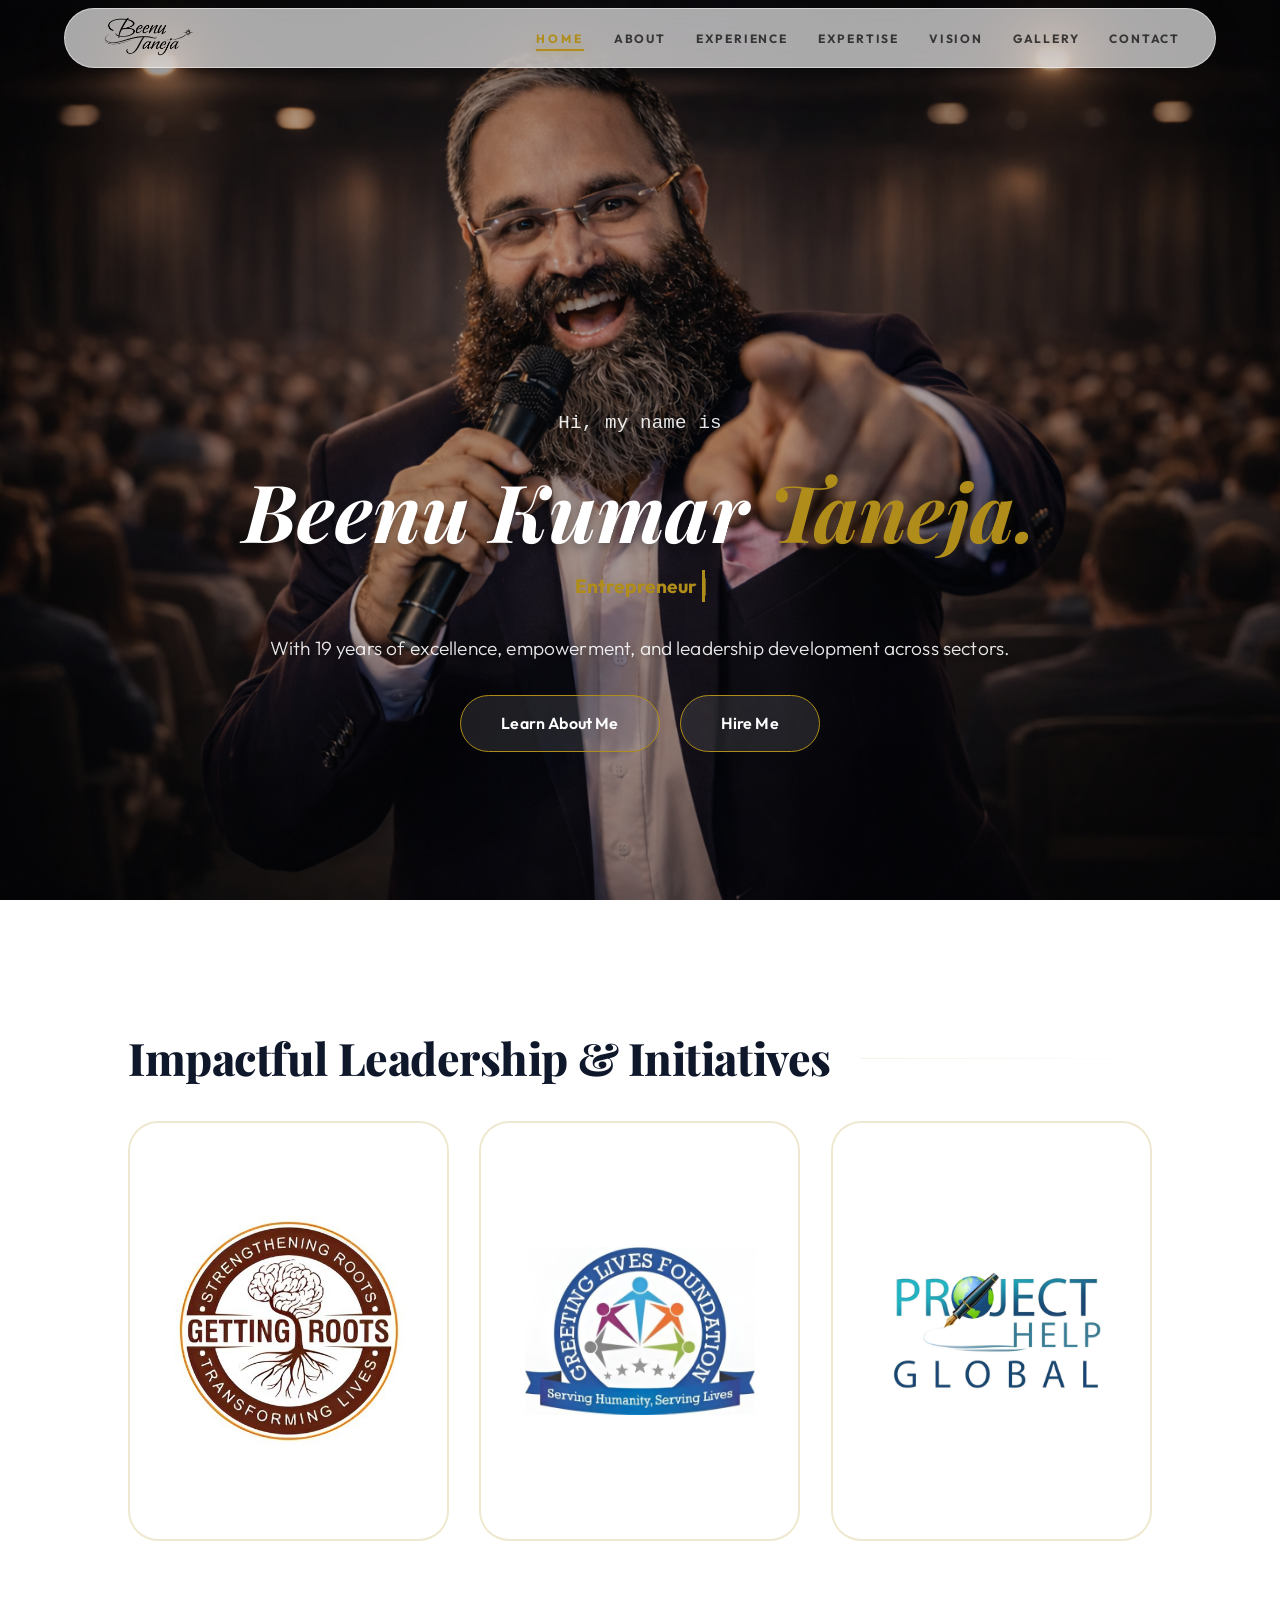
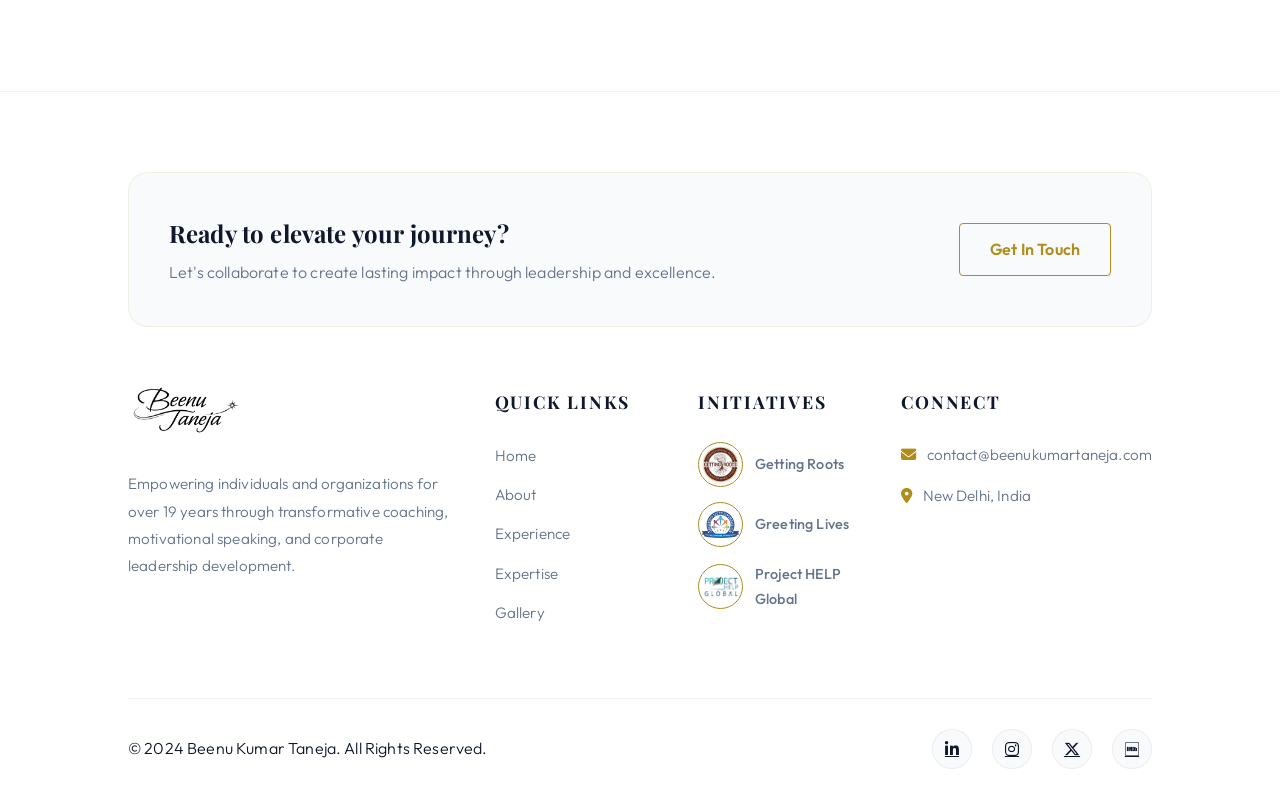
<file: index.html>
<!DOCTYPE html>
<html lang="en">

<head>
    <meta charset="UTF-8">
    <meta name="viewport" content="width=device-width, initial-scale=1.0">
    <meta name="description"
        content="Portfolio of Beenu Kumar Taneja - Entrepreneur, Motivational Speaker, and Corporate Trainer.">
    <!-- SEO & Social Media Meta Tags -->
    <meta property="og:title" content="Beenu Kumar Taneja | Home">
    <meta property="og:description"
        content="Entrepreneur, Motivational Speaker, and Corporate Trainer with 19 years of excellence.">
    <meta property="og:image" content="assets/images/about_portrait.png">
    <meta property="og:type" content="website">
    <meta name="twitter:card" content="summary_large_image">
    <meta name="twitter:title" content="Beenu Kumar Taneja | Home">
    <meta name="twitter:description"
        content="Entrepreneur, Motivational Speaker, and Corporate Trainer with 19 years of excellence.">

    <title>Beenu Kumar Taneja | Home</title>
    <link rel="preconnect" href="https://fonts.googleapis.com">
    <link rel="preconnect" href="https://fonts.gstatic.com" crossorigin>
    <link
        href="https://fonts.googleapis.com/css2?family=Playfair+Display:ital,wght@0,400..900;1,400..900&family=Outfit:wght@100..900&display=swap"
        rel="stylesheet">
    <link rel="stylesheet" href="style.css">
    <link rel="stylesheet" href="animations.css">
    <link rel="stylesheet" href="https://cdnjs.cloudflare.com/ajax/libs/font-awesome/6.5.1/css/all.min.css">
</head>

<body>
    <div id="pre-loader">
        <div class="pre-loader-content">
            <img src="assets/images/signature.png" alt="Beenu Kumar Taneja" class="pre-loader-signature">
            <div class="pre-loader-line"></div>
        </div>
    </div>

    <div class="bg-orbs">
        <div class="orb orb-1"></div>
        <div class="orb orb-2"></div>
    </div>

    <!-- Navigation -->
    <nav id="navbar" aria-label="Main Navigation">
        <a href="index.html" class="logo" aria-label="Beenu Kumar Taneja Home">
            <img src="assets/images/signature.png" alt="Beenu Kumar Taneja Signature" class="signature-logo">
        </a>
        <ul class="nav-links">
            <li><a href="index.html" class="active">Home</a></li>
            <li><a href="about.html">About</a></li>
            <li><a href="experience.html">Experience</a></li>
            <li><a href="expertise.html">Expertise</a></li>
            <li><a href="vision.html">Vision</a></li>
            <li><a href="gallery.html">Gallery</a></li>
            <li><a href="contact.html">Contact</a></li>
        </ul>
    </nav>

    <!-- Hero Section -->
    <section class="hero" id="home">
        <div class="hero-content">
            <p class="text-accent m-bottom-sm font-mono">Hi, my name is</p>
            <h1>Beenu Kumar <span class="italic-heading">Taneja.</span></h1>
            <p class="text-xl">
                <span id="typewriter" class="typewriter"></span><span class="cursor" aria-hidden="true">|</span>
            </p>
            <p class="m-bottom-lg text-lg">With 19 years of
                excellence, empowerment, and
                leadership development across sectors.</p>
            <div class="flex gap-md flex-center">
                <a href="about.html" class="btn">Learn About Me</a>
                <a href="contact.html" class="btn">Hire Me</a>
            </div>
        </div>
    </section>

    <!-- Home Summary Section -->
    <section class="light-section">
        <h2 class="section-title reveal" style="text-align: center; margin-bottom: 25px;">Impactful Leadership &
            Initiatives</h2>
        <div class="grid">
            <!-- Getting Roots Card -->
            <div class="flip-card">
                <div class="flip-card-inner">
                    <div class="flip-card-front">
                        <img src="assets/images/getting roots.jpg" alt="Getting Roots Coaching & Training"
                            loading="lazy">
                    </div>
                    <div class="flip-card-back glass">
                        <h3 class="text-md">Getting Roots Coaching & Training<br>Pvt. Ltd.
                            <span class="m-top-sm text-accent"
                                style="display: block; font-size: 0.85rem;">Director</span>
                        </h3>
                        <p class="text-sm m-bottom-md">Building strong futures from the ground up through mindset
                            development and skill-building. We transform potential into impact by rooting individuals in
                            excellence and ethical values.</p>
                        <a href="https://www.gettingroots.com" target="_blank" class="btn text-sm"
                            style="padding: 10px 20px;">Explore More</a>
                    </div>
                </div>
            </div>

            <!-- Greeting Lives Card -->
            <div class="flip-card">
                <div class="flip-card-inner">
                    <div class="flip-card-front">
                        <img src="assets/images/greeting lives.jpg" alt="Greeting Lives">
                    </div>
                    <div class="flip-card-back glass">
                        <h3 style="font-size: 1.2rem;">Greeting Lives Foundation <span
                                style="display: block; font-size: 0.9rem; color: var(--accent); margin-top: 5px;">General
                                Secretary</span></h3>
                        <p>A purpose-driven organization uplifting communities through grassroots education and
                            leadership. We empower individuals to transform their futures and build lasting
                            self-reliance.</p>
                        <a href="https://www.greetinglivesfoundation.org" target="_blank" class="btn"
                            style="margin-top: 20px; padding: 10px 20px; font-size: 0.9rem;">Our Mission</a>
                    </div>
                </div>
            </div>

            <!-- Project Help Card -->
            <div class="flip-card">
                <div class="flip-card-inner">
                    <div class="flip-card-front">
                        <img src="assets/images/project help.jpg" alt="Project HELP Global">
                    </div>
                    <div class="flip-card-back glass">
                        <h3 style="font-size: 1.2rem;">Project HELP Global <span
                                style="display: block; font-size: 0.9rem; color: var(--accent); margin-top: 5px;">Co-Founder</span>
                        </h3>
                        <p>An international mentorship program guiding students and young professionals toward clarity
                            and confidence. We focus on holistic leadership and career direction for global success.</p>
                        <a href="https://www.projecthelpglobal.com" target="_blank" class="btn"
                            style="margin-top: 20px; padding: 10px 20px; font-size: 0.9rem;">Learn More</a>
                    </div>
                </div>
            </div>
        </div>

    </section>

    <!-- Footer -->
    <footer>
        <div class="footer-cta-container">
            <div class="footer-cta-text">
                <h3>Ready to elevate your journey?</h3>
                <p>Let's collaborate to create lasting impact through leadership and excellence.</p>
            </div>
            <a href="contact.html" class="btn">Get In Touch</a>
        </div>

        <div class="footer-content">
            <div class="footer-brand">
                <img src="assets/images/signature.png" alt="Beenu Kumar Taneja" class="footer-signature">
                <p>Empowering individuals and organizations for over 19 years through transformative coaching,
                    motivational speaking, and corporate leadership development.</p>
            </div>
            <div class="footer-links">
                <h4>Quick Links</h4>
                <ul>
                    <li><a href="index.html">Home</a></li>
                    <li><a href="about.html">About</a></li>
                    <li><a href="experience.html">Experience</a></li>
                    <li><a href="expertise.html">Expertise</a></li>
                    <li><a href="gallery.html">Gallery</a></li>
                </ul>
            </div>
            <div class="footer-leadership">
                <h4>Initiatives</h4>
                <div class="initiative-logos">
                    <a href="https://www.gettingroots.com" target="_blank" class="initiative-item">
                        <div class="initiative-logo-circular">
                            <img src="assets/images/getting roots.jpg" alt="Getting Roots">
                        </div>
                        <span>Getting Roots</span>
                    </a>
                    <a href="https://www.greetinglivesfoundation.org" target="_blank" class="initiative-item">
                        <div class="initiative-logo-circular">
                            <img src="assets/images/greeting lives.jpg" alt="Greeting Lives">
                        </div>
                        <span>Greeting Lives</span>
                    </a>
                    <a href="https://www.projecthelpglobal.com" target="_blank" class="initiative-item">
                        <div class="initiative-logo-circular">
                            <img src="assets/images/project help.jpg" alt="Project HELP">
                        </div>
                        <span>Project HELP Global</span>
                    </a>
                </div>
            </div>
            <div class="footer-contact">
                <h4>Connect</h4>
                <p><i class="fas fa-envelope"></i> contact@beenukumartaneja.com</p>
                <p><i class="fas fa-location-dot"></i> New Delhi, India</p>
            </div>
        </div>

        <div class="footer-bottom">
            <p>&copy; 2024 Beenu Kumar Taneja. All Rights Reserved.</p>
            <div class="footer-socials">
                <a href="https://www.linkedin.com/in/beenutaneja/" target="_blank" aria-label="LinkedIn Profile"><i
                        class="fab fa-linkedin-in"></i></a>
                <a href="https://www.instagram.com/beenu.taneja/?hl=en" target="_blank"
                    aria-label="Instagram Profile"><i class="fab fa-instagram"></i></a>
                <a href="https://x.com/TanejaBeenu" target="_blank" aria-label="X (Twitter) Profile"><i
                        class="fab fa-x-twitter"></i></a>
                <a href="https://m.imdb.com/name/nm16918036/bio/" target="_blank" aria-label="IMDB Profile"><i
                        class="fab fa-imdb"></i></a>
            </div>
        </div>
    </footer>

    <script src="script.js"></script>
</body>

</html>
</file>
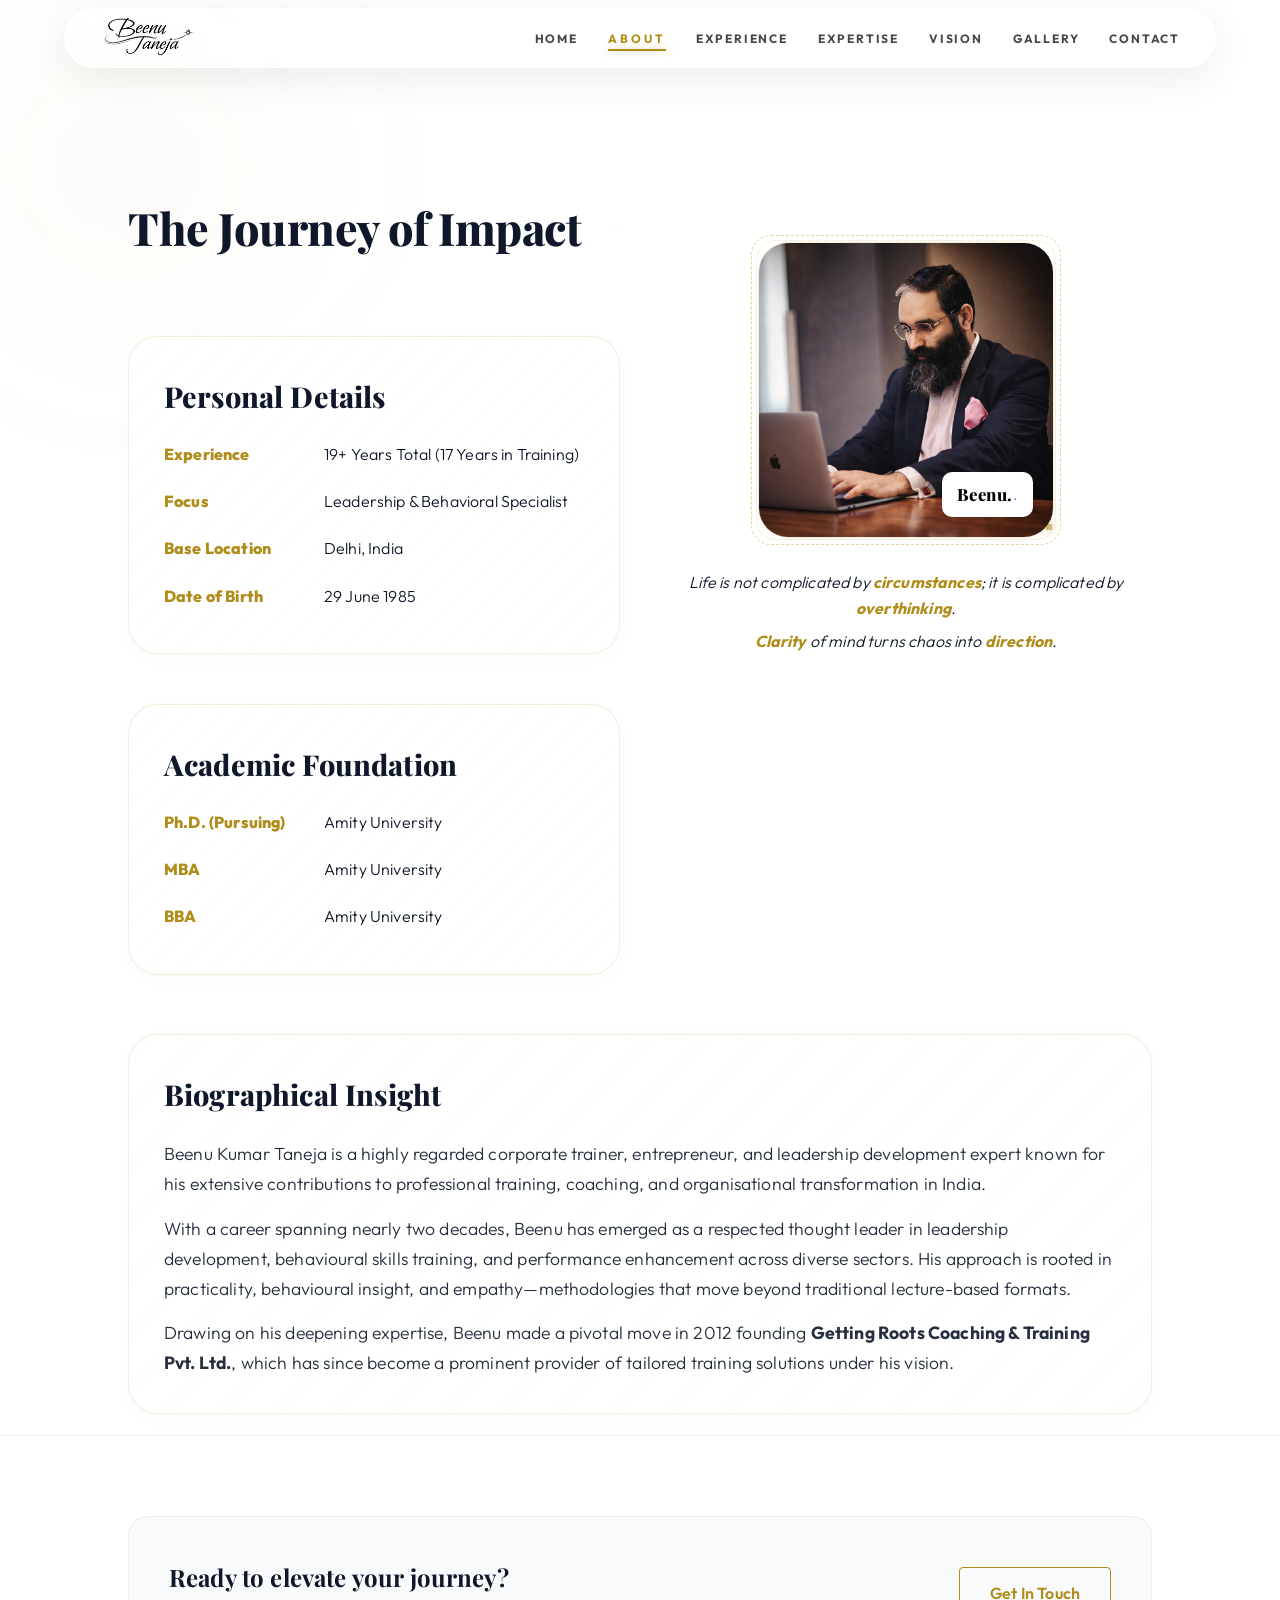
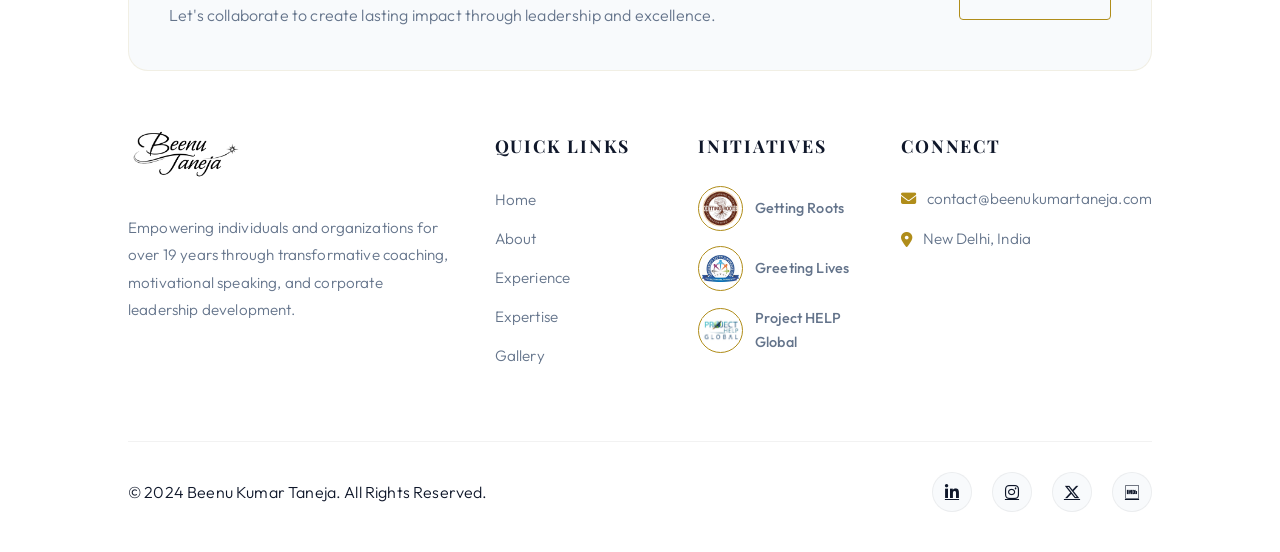
<file: about.html>
<!DOCTYPE html>
<html lang="en">

<head>
    <meta charset="UTF-8">
    <meta name="viewport" content="width=device-width, initial-scale=1.0">
    <meta name="description" content="About Beenu Kumar Taneja - Education and Personal Background.">
    <!-- SEO & Social Media Meta Tags -->
    <meta property="og:title" content="About | Beenu Kumar Taneja">
    <meta property="og:description"
        content="The Journey of Impact - Personal Details and Academic Foundation of Beenu Kumar Taneja.">
    <meta property="og:image" content="assets/images/about_portrait.png">
    <meta name="twitter:card" content="summary_large_image">

    <title>About | Beenu Kumar Taneja</title>
    <link rel="preconnect" href="https://fonts.googleapis.com">
    <link rel="preconnect" href="https://fonts.gstatic.com" crossorigin>
    <link
        href="https://fonts.googleapis.com/css2?family=Playfair+Display:ital,wght@0,400..900;1,400..900&family=Outfit:wght@100..900&display=swap"
        rel="stylesheet">
    <link rel="stylesheet" href="style.css">
    <link rel="stylesheet" href="animations.css">
    <link rel="stylesheet" href="https://cdnjs.cloudflare.com/ajax/libs/font-awesome/6.5.1/css/all.min.css">
</head>

<body>
    <div id="pre-loader">
        <div class="pre-loader-content">
            <img src="assets/images/signature.png" alt="Beenu Kumar Taneja" class="pre-loader-signature">
            <div class="pre-loader-line"></div>
        </div>
    </div>

    <div class="bg-orbs">
        <div class="orb orb-1"></div>
        <div class="orb orb-2"></div>
    </div>

    <!-- Navigation -->
    <nav id="navbar" aria-label="Main Navigation">
        <a href="index.html" class="logo" aria-label="Beenu Kumar Taneja Home">
            <img src="assets/images/signature.png" alt="Beenu Kumar Taneja Signature" class="signature-logo">
        </a>
        <ul class="nav-links">
            <li><a href="index.html">Home</a></li>
            <li><a href="about.html" class="active">About</a></li>
            <li><a href="experience.html">Experience</a></li>
            <li><a href="expertise.html">Expertise</a></li>
            <li><a href="vision.html">Vision</a></li>
            <li><a href="gallery.html">Gallery</a></li>
            <li><a href="contact.html">Contact</a></li>
        </ul>
    </nav>

    <section class="page-header container">
        <div class="content-grid">
            <div class="about-content">
                <h2 class="section-title reveal">The Journey of Impact</h2>
                <div class="grid stagger-reveal gap-md">
                    <div class="card glass interactive-card reveal stagger">
                        <h3>Personal Details</h3>
                        <ul class="detail-list compact-layout">
                            <li><strong>Experience</strong> <span>19+ Years Total (17 Years in Training)</span></li>
                            <li><strong>Focus</strong> <span>Leadership & Behavioral Specialist</span></li>
                            <li><strong>Base Location</strong> <span>Delhi, India</span></li>
                            <li><strong>Date of Birth</strong> <span>29 June 1985</span></li>
                        </ul>
                    </div>
                    <div class="card glass interactive-card reveal stagger">
                        <h3>Academic Foundation</h3>
                        <ul class="detail-list spacing-lg compact-layout">
                            <li>
                                <strong>Ph.D. (Pursuing)</strong>
                                <span>Amity University</span>
                            </li>
                            <li>
                                <strong>MBA</strong>
                                <span>Amity University</span>
                            </li>
                            <li>
                                <strong>BBA</strong>
                                <span>Amity University</span>
                            </li>
                        </ul>
                    </div>
                </div>
            </div>

            <div class="about-image-column m-top-md">
                <div class="premium-image-wrapper">
                    <div class="decorative-border"></div>
                    <div class="decorative-border-inner"></div>
                    <div class="floating-particles">
                        <span class="p-square"></span>
                        <span class="p-square"></span>
                        <span class="p-square"></span>
                        <span class="p-square"></span>
                    </div>
                    <div class="premium-image-container">
                        <img src="assets/images/about_portrait.png" alt="Beenu Kumar Taneja" class="premium-photo">
                        <div class="gold-glow"></div>
                        <div class="name-tag">
                            <span>Beenu.</span>
                        </div>
                    </div>
                </div>

                <div class="quote-container">
                    <p class="quote-content">
                        <span class="quote-line">Life is not complicated by <span
                                class="quote-highlight">circumstances</span>; it is complicated by <span
                                class="quote-highlight">overthinking</span>.</span>
                        <span class="quote-line"><span class="quote-highlight">Clarity</span> of mind turns chaos into
                            <span class="quote-highlight">direction</span>.</span>
                    </p>
                </div>
            </div>
        </div>

        <!-- Biographical Insight -->
        <div class="card glass full-width-card reveal stagger m-top-md w-full">
            <h3>Biographical Insight</h3>
            <div class="bio-text text-lg op-9">
                <p>Beenu Kumar Taneja is a highly regarded corporate trainer, entrepreneur, and leadership
                    development expert known for his extensive contributions to professional training,
                    coaching, and organisational transformation in India.</p>
                <p class="m-top-sm">With a career spanning nearly two decades, Beenu has emerged as
                    a respected thought leader in leadership development, behavioural skills training, and
                    performance enhancement across diverse sectors. His approach is rooted in practicality,
                    behavioural insight, and empathy—methodologies that move beyond traditional
                    lecture-based formats.</p>
                <p class="m-top-sm">Drawing on his deepening expertise, Beenu made a pivotal move
                    in 2012 founding <strong>Getting Roots Coaching & Training Pvt. Ltd.</strong>, which has
                    since become a prominent provider of tailored training solutions under his vision.</p>
            </div>
        </div>
    </section>

    <!-- Footer -->
    <footer>
        <div class="footer-cta-container">
            <div class="footer-cta-text">
                <h3>Ready to elevate your journey?</h3>
                <p>Let's collaborate to create lasting impact through leadership and excellence.</p>
            </div>
            <a href="contact.html" class="btn">Get In Touch</a>
        </div>

        <div class="footer-content">
            <div class="footer-brand">
                <img src="assets/images/signature.png" alt="Beenu Kumar Taneja" class="footer-signature">
                <p>Empowering individuals and organizations for over 19 years through transformative coaching,
                    motivational speaking, and corporate leadership development.</p>
            </div>
            <div class="footer-links">
                <h4>Quick Links</h4>
                <ul>
                    <li><a href="index.html">Home</a></li>
                    <li><a href="about.html">About</a></li>
                    <li><a href="experience.html">Experience</a></li>
                    <li><a href="expertise.html">Expertise</a></li>
                    <li><a href="gallery.html">Gallery</a></li>
                </ul>
            </div>
            <div class="footer-leadership">
                <h4>Initiatives</h4>
                <div class="initiative-logos">
                    <a href="https://www.gettingroots.com" target="_blank" class="initiative-item">
                        <div class="initiative-logo-circular">
                            <img src="assets/images/getting roots.jpg" alt="Getting Roots">
                        </div>
                        <span>Getting Roots</span>
                    </a>
                    <a href="https://www.greetinglivesfoundation.org" target="_blank" class="initiative-item">
                        <div class="initiative-logo-circular">
                            <img src="assets/images/greeting lives.jpg" alt="Greeting Lives">
                        </div>
                        <span>Greeting Lives</span>
                    </a>
                    <a href="https://www.projecthelpglobal.com" target="_blank" class="initiative-item">
                        <div class="initiative-logo-circular">
                            <img src="assets/images/project help.jpg" alt="Project HELP">
                        </div>
                        <span>Project HELP Global</span>
                    </a>
                </div>
            </div>
            <div class="footer-contact">
                <h4>Connect</h4>
                <p><i class="fas fa-envelope"></i> contact@beenukumartaneja.com</p>
                <p><i class="fas fa-location-dot"></i> New Delhi, India</p>
            </div>
        </div>

        <div class="footer-bottom">
            <p>&copy; 2024 Beenu Kumar Taneja. All Rights Reserved.</p>
            <div class="footer-socials">
                <a href="https://www.linkedin.com/in/beenutaneja/" target="_blank" aria-label="LinkedIn Profile"><i
                        class="fab fa-linkedin-in"></i></a>
                <a href="https://www.instagram.com/beenu.taneja/?hl=en" target="_blank"
                    aria-label="Instagram Profile"><i class="fab fa-instagram"></i></a>
                <a href="https://x.com/TanejaBeenu" target="_blank" aria-label="X (Twitter) Profile"><i
                        class="fab fa-x-twitter"></i></a>
                <a href="https://m.imdb.com/name/nm16918036/bio/" target="_blank" aria-label="IMDB Profile"><i
                        class="fab fa-imdb"></i></a>
            </div>
        </div>
    </footer>

    <script src="script.js"></script>
</body>

</html>
</file>
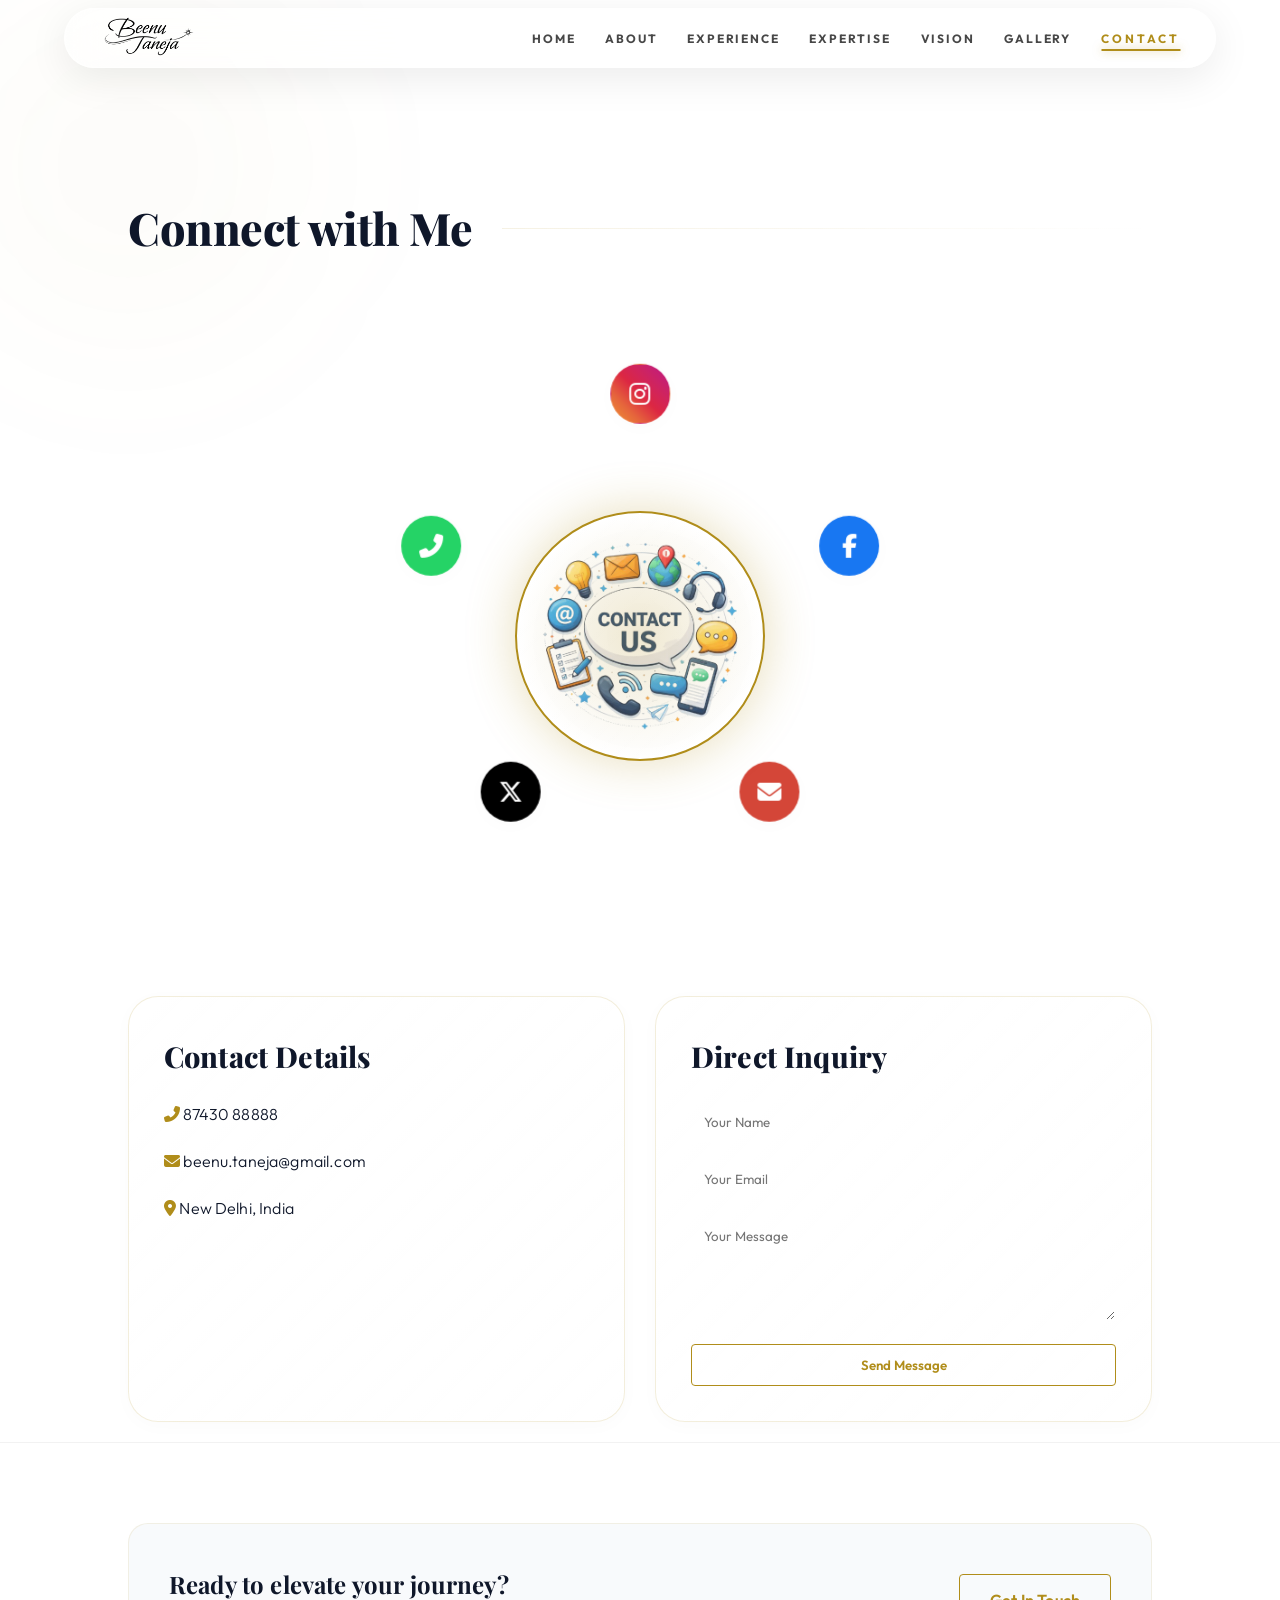
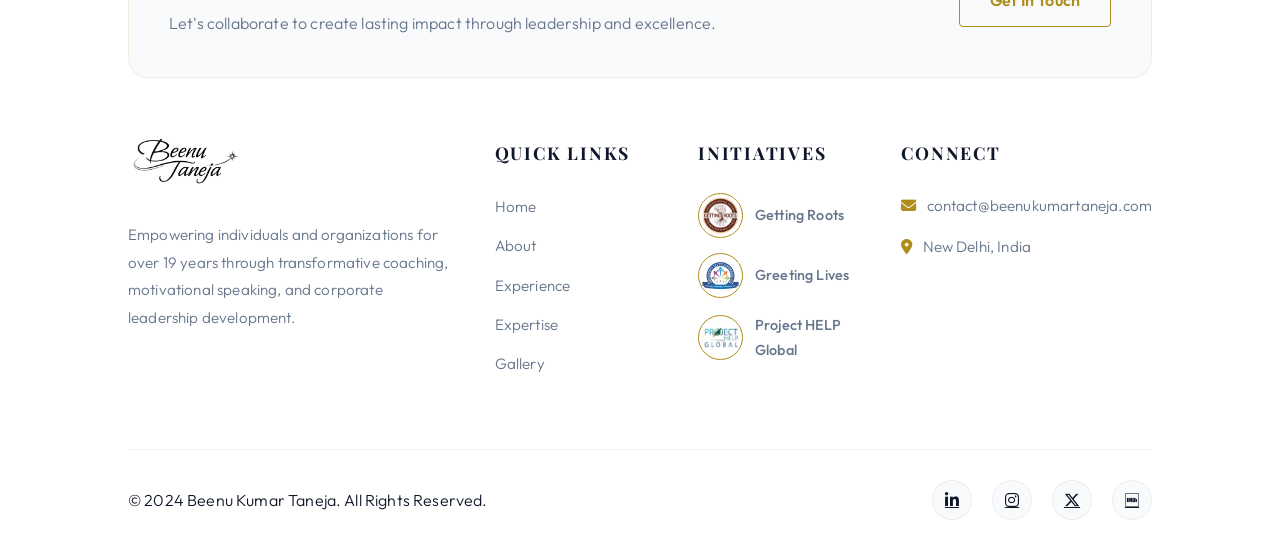
<file: contact.html>
<!DOCTYPE html>
<html lang="en">

<head>
    <meta charset="UTF-8">
    <meta name="viewport" content="width=device-width, initial-scale=1.0">
    <meta name="description" content="Contact Beenu Kumar Taneja for Corporate Training and Coaching.">
    <!-- SEO & Social Media Meta Tags -->
    <meta property="og:title" content="Contact | Beenu Kumar Taneja">
    <meta property="og:description"
        content="Connect with Beenu Kumar Taneja for transformative coaching and leadership development.">
    <meta property="og:image" content="assets/images/about_portrait.png">
    <meta name="twitter:card" content="summary_large_image">

    <title>Contact | Beenu Kumar Taneja</title>
    <link rel="preconnect" href="https://fonts.googleapis.com">
    <link rel="preconnect" href="https://fonts.gstatic.com" crossorigin>
    <link
        href="https://fonts.googleapis.com/css2?family=Playfair+Display:ital,wght@0,400..900;1,400..900&family=Outfit:wght@100..900&display=swap"
        rel="stylesheet">
    <link rel="stylesheet" href="style.css">
    <link rel="stylesheet" href="animations.css">
    <link rel="stylesheet" href="https://cdnjs.cloudflare.com/ajax/libs/font-awesome/6.5.1/css/all.min.css">
</head>

<body>
    <div id="pre-loader">
        <div class="pre-loader-content">
            <img src="assets/images/signature.png" alt="Beenu Kumar Taneja" class="pre-loader-signature">
            <div class="pre-loader-line"></div>
        </div>
    </div>

    <div class="bg-orbs">
        <div class="orb orb-1"></div>
        <div class="orb orb-2"></div>
    </div>

    <!-- Navigation -->
    <nav id="navbar" aria-label="Main Navigation">
        <a href="index.html" class="logo" aria-label="Beenu Kumar Taneja Home">
            <img src="assets/images/signature.png" alt="Beenu Kumar Taneja Signature" class="signature-logo">
        </a>
        <ul class="nav-links">
            <li><a href="index.html">Home</a></li>
            <li><a href="about.html">About</a></li>
            <li><a href="experience.html">Experience</a></li>
            <li><a href="expertise.html">Expertise</a></li>
            <li><a href="vision.html">Vision</a></li>
            <li><a href="gallery.html">Gallery</a></li>
            <li><a href="contact.html" class="active">Contact</a></li>
        </ul>
    </nav>

    <section class="page-header container">
        <h2 class="section-title reveal">Connect with Me</h2>

        <div class="radial-contact-container reveal stagger-reveal">
            <div class="contact-center">
                <img src="assets/contact.png" alt="Contact Beenu Kumar Taneja" class="center-img" loading="lazy">
                <div class="center-glow"></div>
            </div>

            <div class="contact-branches">
                <!-- Instagram -->
                <a href="https://www.instagram.com/beenu.taneja/?hl=en" target="_blank" class="branch-item instagram"
                    style="--angle: 0deg; --delay: 0.1s;">
                    <div class="branch-icon"><i class="fab fa-instagram"></i></div>
                    <span class="branch-label">Instagram</span>
                </a>

                <!-- Facebook -->
                <a href="https://p.facebook.com/beenutaneja/" target="_blank" class="branch-item facebook"
                    style="--angle: 72deg; --delay: 0.2s;">
                    <div class="branch-icon"><i class="fab fa-facebook-f"></i></div>
                    <span class="branch-label">Facebook</span>
                </a>

                <!-- Email -->
                <a href="mailto:beenu.taneja@gmail.com" class="branch-item email"
                    style="--angle: 144deg; --delay: 0.3s;">
                    <div class="branch-icon"><i class="fas fa-envelope"></i></div>
                    <span class="branch-label">Email</span>
                </a>

                <!-- X (Twitter) -->
                <a href="https://x.com/TanejaBeenu" target="_blank" class="branch-item x-social"
                    style="--angle: 216deg; --delay: 0.4s;">
                    <div class="branch-icon"><i class="fab fa-x-twitter"></i></div>
                    <span class="branch-label">X</span>
                </a>

                <!-- Phone -->
                <a href="tel:8743088888" class="branch-item phone" style="--angle: 288deg; --delay: 0.5s;">
                    <div class="branch-icon"><i class="fas fa-phone-alt"></i></div>
                    <span class="branch-label">Call Now</span>
                </a>
            </div>
        </div>

        <div class="grid stagger-reveal m-top-md">
            <div class="card glass reveal stagger">
                <h3>Contact Details</h3>
                <ul class="detail-list">
                    <li>
                        <i class="fas fa-phone-alt text-accent"></i>
                        <a href="tel:8743088888" style="color: inherit; text-decoration: none;">87430 88888</a>
                    </li>
                    <li>
                        <i class="fas fa-envelope text-accent"></i>
                        <a href="mailto:beenu.taneja@gmail.com"
                            style="color: inherit; text-decoration: none;">beenu.taneja@gmail.com</a>
                    </li>
                    <li>
                        <i class="fas fa-map-marker-alt text-accent"></i>
                        <span>New Delhi, India</span>
                    </li>
                </ul>
            </div>
            <div class="card glass reveal stagger">
                <h3>Direct Inquiry</h3>
                <form onsubmit="event.preventDefault(); alert('Message sent successfully!');">
                    <input type="text" placeholder="Your Name" class="w-full"
                        style="padding: 12px; margin-bottom: 15px; background: rgba(255,255,255,0.05); border: 1px solid rgba(255,255,255,0.1); border-radius: 4px; color: white;">
                    <input type="email" placeholder="Your Email" class="w-full"
                        style="padding: 12px; margin-bottom: 15px; background: rgba(255,255,255,0.05); border: 1px solid rgba(255,255,255,0.1); border-radius: 4px; color: white;">
                    <textarea placeholder="Your Message" rows="5" class="w-full"
                        style="padding: 12px; margin-bottom: 15px; background: rgba(255,255,255,0.05); border: 1px solid rgba(255,255,255,0.1); border-radius: 4px; color: white;"></textarea>
                    <button type="submit" class="btn w-full">Send Message</button>
                </form>
            </div>
        </div>
    </section>

    <!-- Footer -->
    <footer>
        <div class="footer-cta-container">
            <div class="footer-cta-text">
                <h3>Ready to elevate your journey?</h3>
                <p>Let's collaborate to create lasting impact through leadership and excellence.</p>
            </div>
            <a href="contact.html" class="btn">Get In Touch</a>
        </div>

        <div class="footer-content">
            <div class="footer-brand">
                <img src="assets/images/signature.png" alt="Beenu Kumar Taneja" class="footer-signature">
                <p>Empowering individuals and organizations for over 19 years through transformative coaching,
                    motivational speaking, and corporate leadership development.</p>
            </div>
            <div class="footer-links">
                <h4>Quick Links</h4>
                <ul>
                    <li><a href="index.html">Home</a></li>
                    <li><a href="about.html">About</a></li>
                    <li><a href="experience.html">Experience</a></li>
                    <li><a href="expertise.html">Expertise</a></li>
                    <li><a href="gallery.html">Gallery</a></li>
                </ul>
            </div>
            <div class="footer-leadership">
                <h4>Initiatives</h4>
                <div class="initiative-logos">
                    <a href="https://www.gettingroots.com" target="_blank" class="initiative-item">
                        <div class="initiative-logo-circular">
                            <img src="assets/images/getting roots.jpg" alt="Getting Roots">
                        </div>
                        <span>Getting Roots</span>
                    </a>
                    <a href="https://www.greetinglivesfoundation.org" target="_blank" class="initiative-item">
                        <div class="initiative-logo-circular">
                            <img src="assets/images/greeting lives.jpg" alt="Greeting Lives">
                        </div>
                        <span>Greeting Lives</span>
                    </a>
                    <a href="https://www.projecthelpglobal.com" target="_blank" class="initiative-item">
                        <div class="initiative-logo-circular">
                            <img src="assets/images/project help.jpg" alt="Project HELP">
                        </div>
                        <span>Project HELP Global</span>
                    </a>
                </div>
            </div>
            <div class="footer-contact">
                <h4>Connect</h4>
                <p><i class="fas fa-envelope"></i> contact@beenukumartaneja.com</p>
                <p><i class="fas fa-location-dot"></i> New Delhi, India</p>
            </div>
        </div>

        <div class="footer-bottom">
            <p>&copy; 2024 Beenu Kumar Taneja. All Rights Reserved.</p>
            <div class="footer-socials">
                <a href="https://www.linkedin.com/in/beenutaneja/" target="_blank" aria-label="LinkedIn"><i
                        class="fab fa-linkedin-in"></i></a>
                <a href="https://www.instagram.com/beenu.taneja/?hl=en" target="_blank" aria-label="Instagram"><i
                        class="fab fa-instagram"></i></a>
                <a href="https://x.com/TanejaBeenu" target="_blank" aria-label="X"><i class="fab fa-x-twitter"></i></a>
                <a href="https://m.imdb.com/name/nm16918036/bio/" target="_blank" aria-label="IMDB"><i
                        class="fab fa-imdb"></i></a>
            </div>
        </div>
    </footer>

    <script src="script.js"></script>
</body>

</html>
</file>
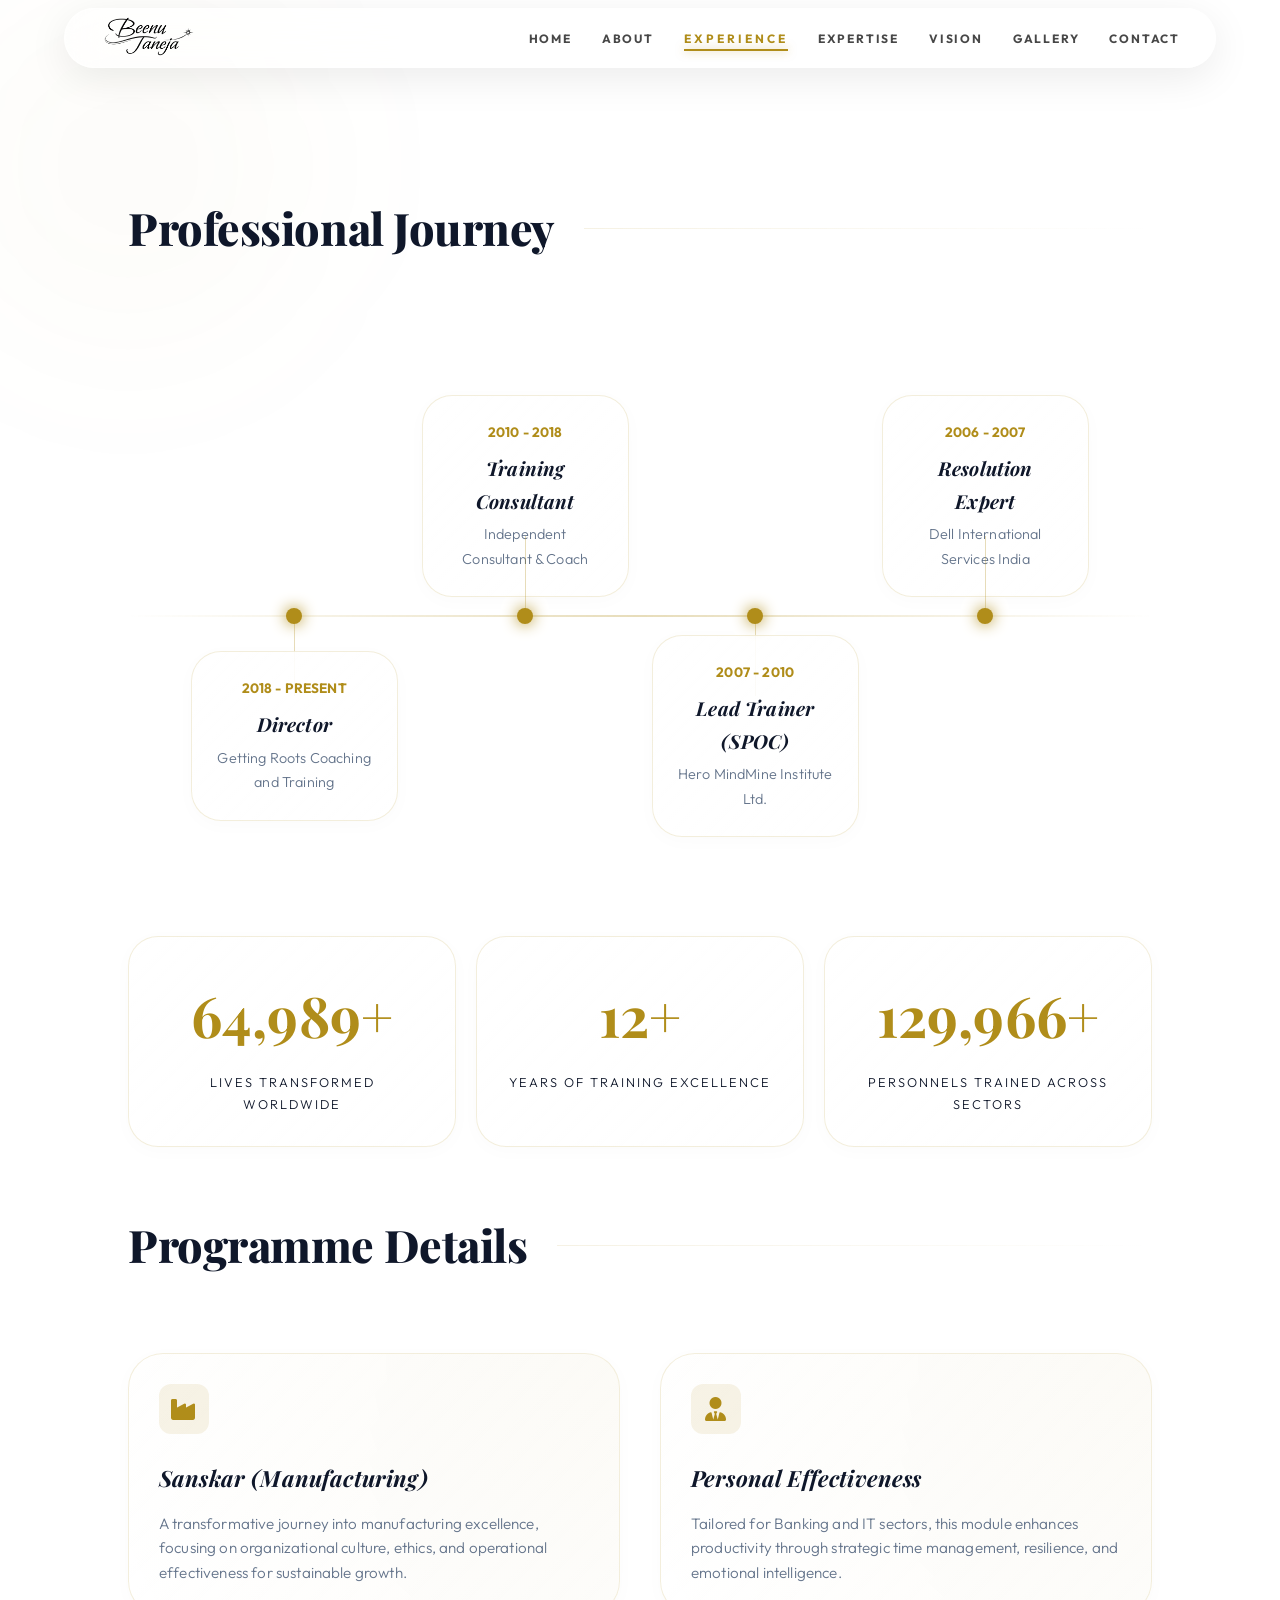
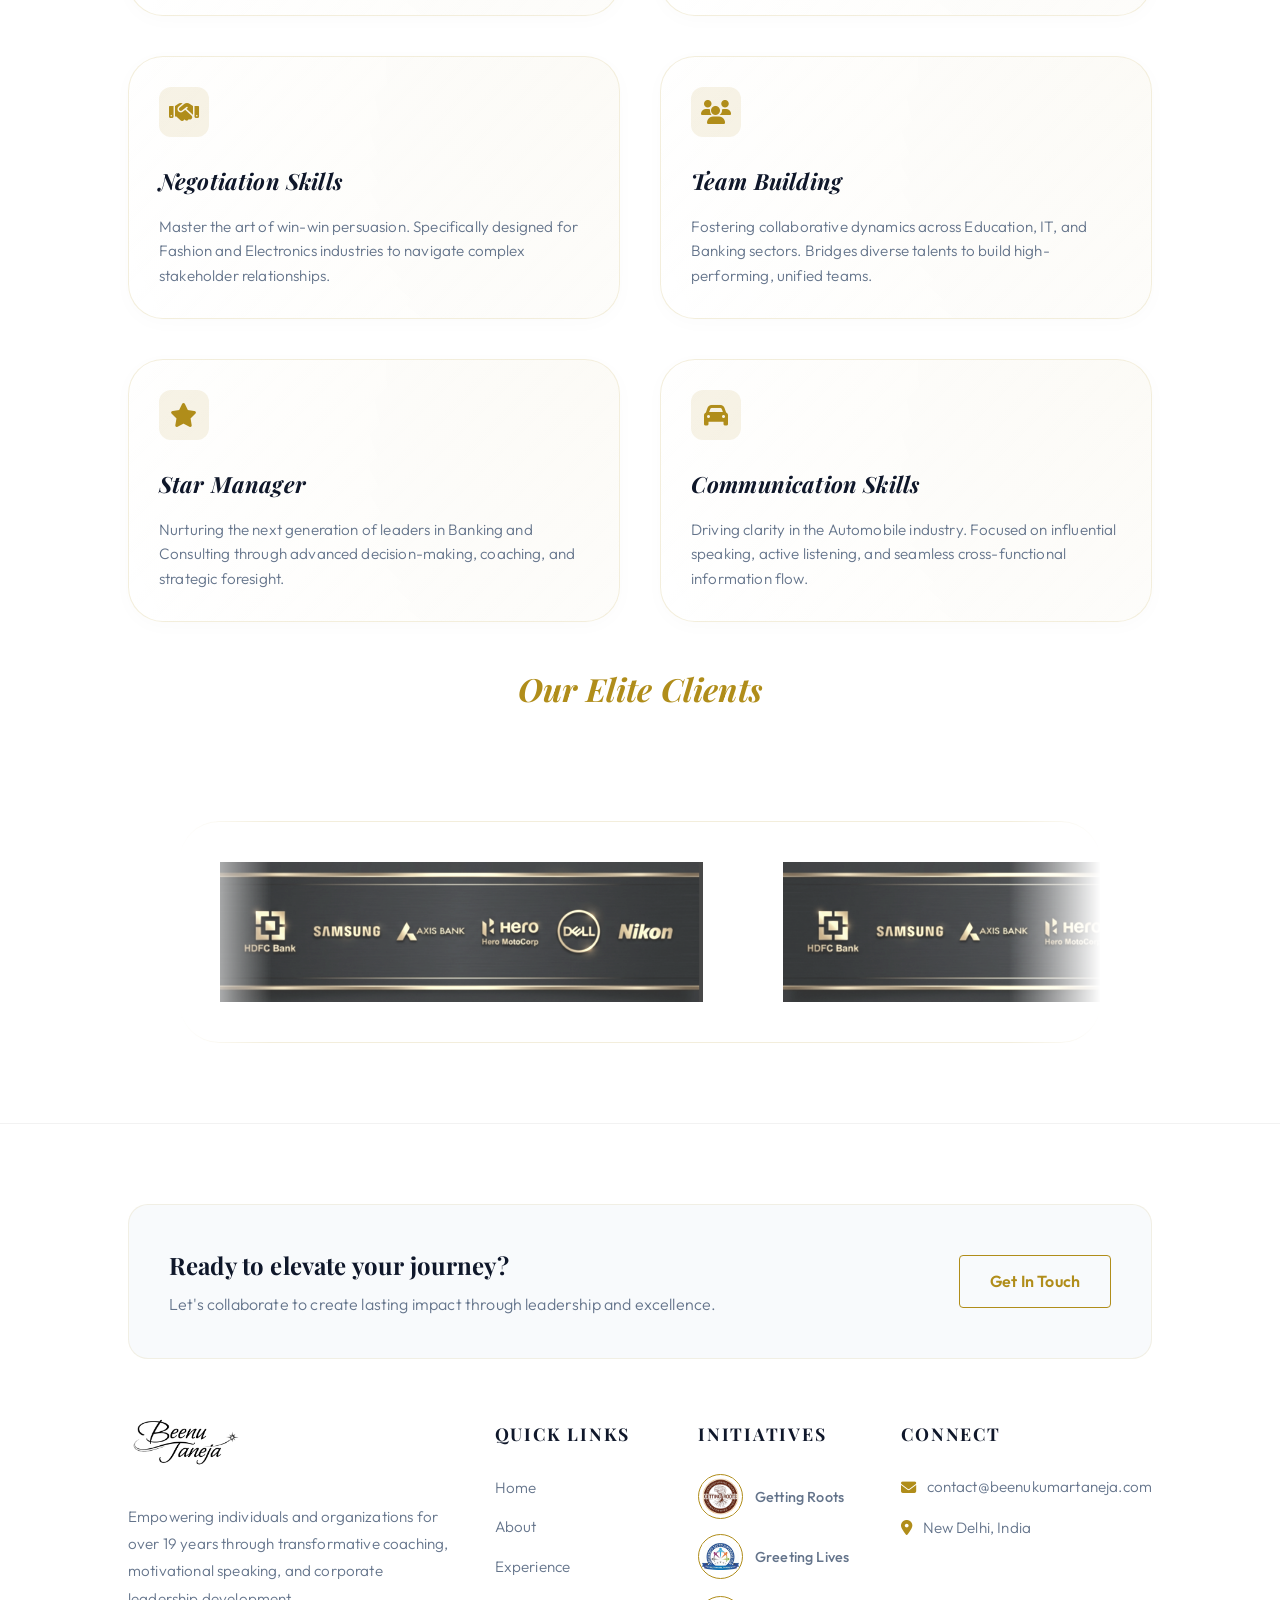
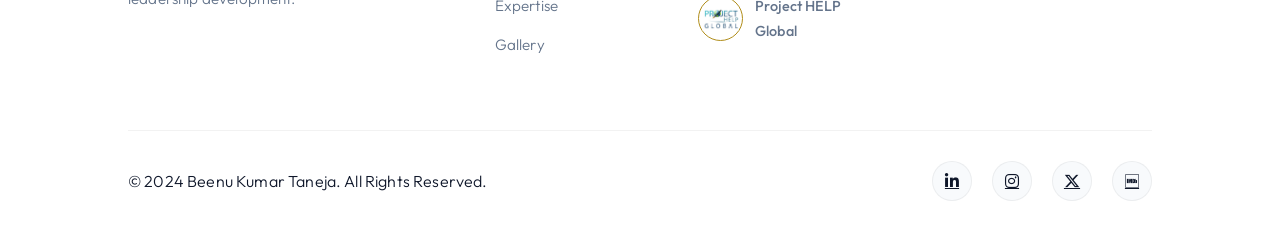
<file: experience.html>
<!DOCTYPE html>
<html lang="en">

<head>
    <meta charset="UTF-8">
    <meta name="viewport" content="width=device-width, initial-scale=1.0">
    <meta name="description" content="Professional Work Experience and Training Programmes by Beenu Kumar Taneja.">
    <!-- SEO & Social Media Meta Tags -->
    <meta property="og:title" content="Experience | Beenu Kumar Taneja">
    <meta property="og:description"
        content="Professional Journey, Impact Stats, and Signature Training Programmes of Beenu Kumar Taneja.">
    <meta property="og:image" content="assets/images/about_portrait.png">
    <meta name="twitter:card" content="summary_large_image">

    <title>Experience | Beenu Kumar Taneja</title>
    <link rel="preconnect" href="https://fonts.googleapis.com">
    <link rel="preconnect" href="https://fonts.gstatic.com" crossorigin>
    <link
        href="https://fonts.googleapis.com/css2?family=Playfair+Display:ital,wght@0,400..900;1,400..900&family=Outfit:wght@100..900&display=swap"
        rel="stylesheet">
    <link rel="stylesheet" href="style.css">
    <link rel="stylesheet" href="animations.css">
    <link rel="stylesheet" href="https://cdnjs.cloudflare.com/ajax/libs/font-awesome/6.5.1/css/all.min.css">
</head>

<body>
    <div id="pre-loader">
        <div class="pre-loader-content">
            <img src="assets/images/signature.png" alt="Beenu Kumar Taneja" class="pre-loader-signature">
            <div class="pre-loader-line"></div>
        </div>
    </div>

    <div class="bg-orbs">
        <div class="orb orb-1"></div>
        <div class="orb orb-2"></div>
    </div>

    <!-- Navigation -->
    <nav id="navbar" aria-label="Main Navigation">
        <a href="index.html" class="logo" aria-label="Beenu Kumar Taneja Home">
            <img src="assets/images/signature.png" alt="Beenu Kumar Taneja Signature" class="signature-logo">
        </a>
        <ul class="nav-links">
            <li><a href="index.html">Home</a></li>
            <li><a href="about.html">About</a></li>
            <li><a href="experience.html" class="active">Experience</a></li>
            <li><a href="expertise.html">Expertise</a></li>
            <li><a href="vision.html">Vision</a></li>
            <li><a href="gallery.html">Gallery</a></li>
            <li><a href="contact.html">Contact</a></li>
        </ul>
    </nav>

    <section class="page-header container" style="overflow-x: hidden;">
        <h2 class="section-title">Professional Journey</h2>

        <div class="timeline-container stagger-reveal">
            <div class="timeline-track">
                <!-- Milestone 1 -->
                <div class="timeline-item bottom reveal stagger">
                    <div class="timeline-dot"></div>
                    <div class="timeline-connector"></div>
                    <div class="timeline-content glass">
                        <span class="timeline-date">2018 - PRESENT</span>
                        <h3 class="timeline-role">Director</h3>
                        <p class="timeline-company">Getting Roots Coaching and Training</p>
                    </div>
                </div>

                <!-- Milestone 2 -->
                <div class="timeline-item top reveal stagger">
                    <div class="timeline-dot"></div>
                    <div class="timeline-connector"></div>
                    <div class="timeline-content glass">
                        <span class="timeline-date">2010 - 2018</span>
                        <h3 class="timeline-role">Training Consultant</h3>
                        <p class="timeline-company">Independent Consultant & Coach</p>
                    </div>
                </div>

                <!-- Milestone 3 -->
                <div class="timeline-item bottom reveal stagger">
                    <div class="timeline-dot"></div>
                    <div class="timeline-connector"></div>
                    <div class="timeline-content glass">
                        <span class="timeline-date">2007 - 2010</span>
                        <h3 class="timeline-role">Lead Trainer (SPOC)</h3>
                        <p class="timeline-company">Hero MindMine Institute Ltd.</p>
                    </div>
                </div>

                <!-- Milestone 4 -->
                <div class="timeline-item top reveal stagger">
                    <div class="timeline-dot"></div>
                    <div class="timeline-connector"></div>
                    <div class="timeline-content glass">
                        <span class="timeline-date">2006 - 2007</span>
                        <h3 class="timeline-role">Resolution Expert</h3>
                        <p class="timeline-company">Dell International Services India</p>
                    </div>
                </div>
            </div>
        </div>

        <!-- Impact High-Light Section -->
        <div class="impact-stats-container reveal stagger-reveal flex gap-md m-top-md"
            style="justify-content: space-around; flex-wrap: wrap;">
            <div class="impact-card glass reveal stagger text-center" style="padding: 30px; flex: 1; min-width: 250px;">
                <div class="stat-number text-accent"
                    style="font-size: 3.5rem; font-weight: 700; font-family: 'Playfair Display', serif;">
                    100,000+</div>
                <div class="stat-label"
                    style="text-transform: uppercase; letter-spacing: 2px; font-size: 0.8rem; margin-top: 10px;">Lives
                    Transformed Worldwide</div>
            </div>
            <div class="impact-card glass reveal stagger text-center" style="padding: 30px; flex: 1; min-width: 250px;">
                <div class="stat-number text-accent"
                    style="font-size: 3.5rem; font-weight: 700; font-family: 'Playfair Display', serif;">
                    20+</div>
                <div class="stat-label"
                    style="text-transform: uppercase; letter-spacing: 2px; font-size: 0.8rem; margin-top: 10px;">Years
                    of Training Excellence</div>
            </div>
            <div class="impact-card glass reveal stagger text-center" style="padding: 30px; flex: 1; min-width: 250px;">
                <div class="stat-number text-accent"
                    style="font-size: 3.5rem; font-weight: 700; font-family: 'Playfair Display', serif;">
                    200,000+</div>
                <div class="stat-label"
                    style="text-transform: uppercase; letter-spacing: 2px; font-size: 0.8rem; margin-top: 10px;">
                    Personnels
                    Trained Across Sectors</div>
            </div>
        </div>

        <h2 class="section-title" style="margin-top: 60px;">Programme Details</h2>
        <div class="programme-grid reveal">
            <div class="programme-card glass">
                <div class="programme-icon"><i class="fas fa-industry"></i></div>
                <h3>Sanskar (Manufacturing)</h3>
                <p>A transformative journey into manufacturing excellence, focusing on organizational culture, ethics,
                    and operational effectiveness for sustainable growth.</p>
            </div>
            <div class="programme-card glass">
                <div class="programme-icon"><i class="fas fa-user-tie"></i></div>
                <h3>Personal Effectiveness</h3>
                <p>Tailored for Banking and IT sectors, this module enhances productivity through strategic time
                    management, resilience, and emotional intelligence.</p>
            </div>
            <div class="programme-card glass">
                <div class="programme-icon"><i class="fas fa-handshake"></i></div>
                <h3>Negotiation Skills</h3>
                <p>Master the art of win-win persuasion. Specifically designed for Fashion and Electronics industries to
                    navigate complex stakeholder relationships.</p>
            </div>
            <div class="programme-card glass">
                <div class="programme-icon"><i class="fas fa-users"></i></div>
                <h3>Team Building</h3>
                <p>Fostering collaborative dynamics across Education, IT, and Banking sectors. Bridges diverse talents
                    to build high-performing, unified teams.</p>
            </div>
            <div class="programme-card glass">
                <div class="programme-icon"><i class="fas fa-star"></i></div>
                <h3>Star Manager</h3>
                <p>Nurturing the next generation of leaders in Banking and Consulting through advanced decision-making,
                    coaching, and strategic foresight.</p>
            </div>
            <div class="programme-card glass">
                <div class="programme-icon"><i class="fas fa-car"></i></div>
                <h3>Communication Skills</h3>
                <p>Driving clarity in the Automobile industry. Focused on influential speaking, active listening, and
                    seamless cross-functional information flow.</p>
            </div>
        </div>

        <div class="flex flex-column flex-center m-top-md w-full">
            <h3 class="text-center text-accent m-bottom-md"
                style="font-size: 2rem; font-family: 'Playfair Display', serif; font-style: italic;">
                Our Elite Clients</h3>
            <div class="logo-marquee">
                <div class="marquee-content">
                    <img src="assets/client_logos.png" alt="Client Logos" class="marquee-strip" loading="lazy">
                    <img src="assets/client_logos.png" alt="Client Logos" class="marquee-strip" loading="lazy">
                    <img src="assets/client_logos.png" alt="Client Logos" class="marquee-strip" loading="lazy">
                    <img src="assets/client_logos.png" alt="Client Logos" class="marquee-strip" loading="lazy">
                </div>
            </div>
        </div>
    </section>

    <!-- Footer -->
    <footer>
        <div class="footer-cta-container">
            <div class="footer-cta-text">
                <h3>Ready to elevate your journey?</h3>
                <p>Let's collaborate to create lasting impact through leadership and excellence.</p>
            </div>
            <a href="contact.html" class="btn">Get In Touch</a>
        </div>

        <div class="footer-content">
            <div class="footer-brand">
                <img src="assets/images/signature.png" alt="Beenu Kumar Taneja" class="footer-signature">
                <p>Empowering individuals and organizations for over 19 years through transformative coaching,
                    motivational speaking, and corporate leadership development.</p>
            </div>
            <div class="footer-links">
                <h4>Quick Links</h4>
                <ul>
                    <li><a href="index.html">Home</a></li>
                    <li><a href="about.html">About</a></li>
                    <li><a href="experience.html">Experience</a></li>
                    <li><a href="expertise.html">Expertise</a></li>
                    <li><a href="gallery.html">Gallery</a></li>
                </ul>
            </div>
            <div class="footer-leadership">
                <h4>Initiatives</h4>
                <div class="initiative-logos">
                    <a href="https://www.gettingroots.com" target="_blank" class="initiative-item">
                        <div class="initiative-logo-circular">
                            <img src="assets/images/getting roots.jpg" alt="Getting Roots">
                        </div>
                        <span>Getting Roots</span>
                    </a>
                    <a href="https://www.greetinglivesfoundation.org" target="_blank" class="initiative-item">
                        <div class="initiative-logo-circular">
                            <img src="assets/images/greeting lives.jpg" alt="Greeting Lives">
                        </div>
                        <span>Greeting Lives</span>
                    </a>
                    <a href="https://www.projecthelpglobal.com" target="_blank" class="initiative-item">
                        <div class="initiative-logo-circular">
                            <img src="assets/images/project help.jpg" alt="Project HELP">
                        </div>
                        <span>Project HELP Global</span>
                    </a>
                </div>
            </div>
            <div class="footer-contact">
                <h4>Connect</h4>
                <p><i class="fas fa-envelope"></i> contact@beenukumartaneja.com</p>
                <p><i class="fas fa-location-dot"></i> New Delhi, India</p>
            </div>
        </div>

        <div class="footer-bottom">
            <p>&copy; 2024 Beenu Kumar Taneja. All Rights Reserved.</p>
            <div class="footer-socials">
                <a href="https://www.linkedin.com/in/beenutaneja/" target="_blank" aria-label="LinkedIn Profile"><i
                        class="fab fa-linkedin-in"></i></a>
                <a href="https://www.instagram.com/beenu.taneja/?hl=en" target="_blank"
                    aria-label="Instagram Profile"><i class="fab fa-instagram"></i></a>
                <a href="https://x.com/TanejaBeenu" target="_blank" aria-label="X (Twitter) Profile"><i
                        class="fab fa-x-twitter"></i></a>
                <a href="https://m.imdb.com/name/nm16918036/bio/" target="_blank" aria-label="IMDB Profile"><i
                        class="fab fa-imdb"></i></a>
            </div>
        </div>
    </footer>

    <script src="script.js"></script>
</body>

</html>
</file>
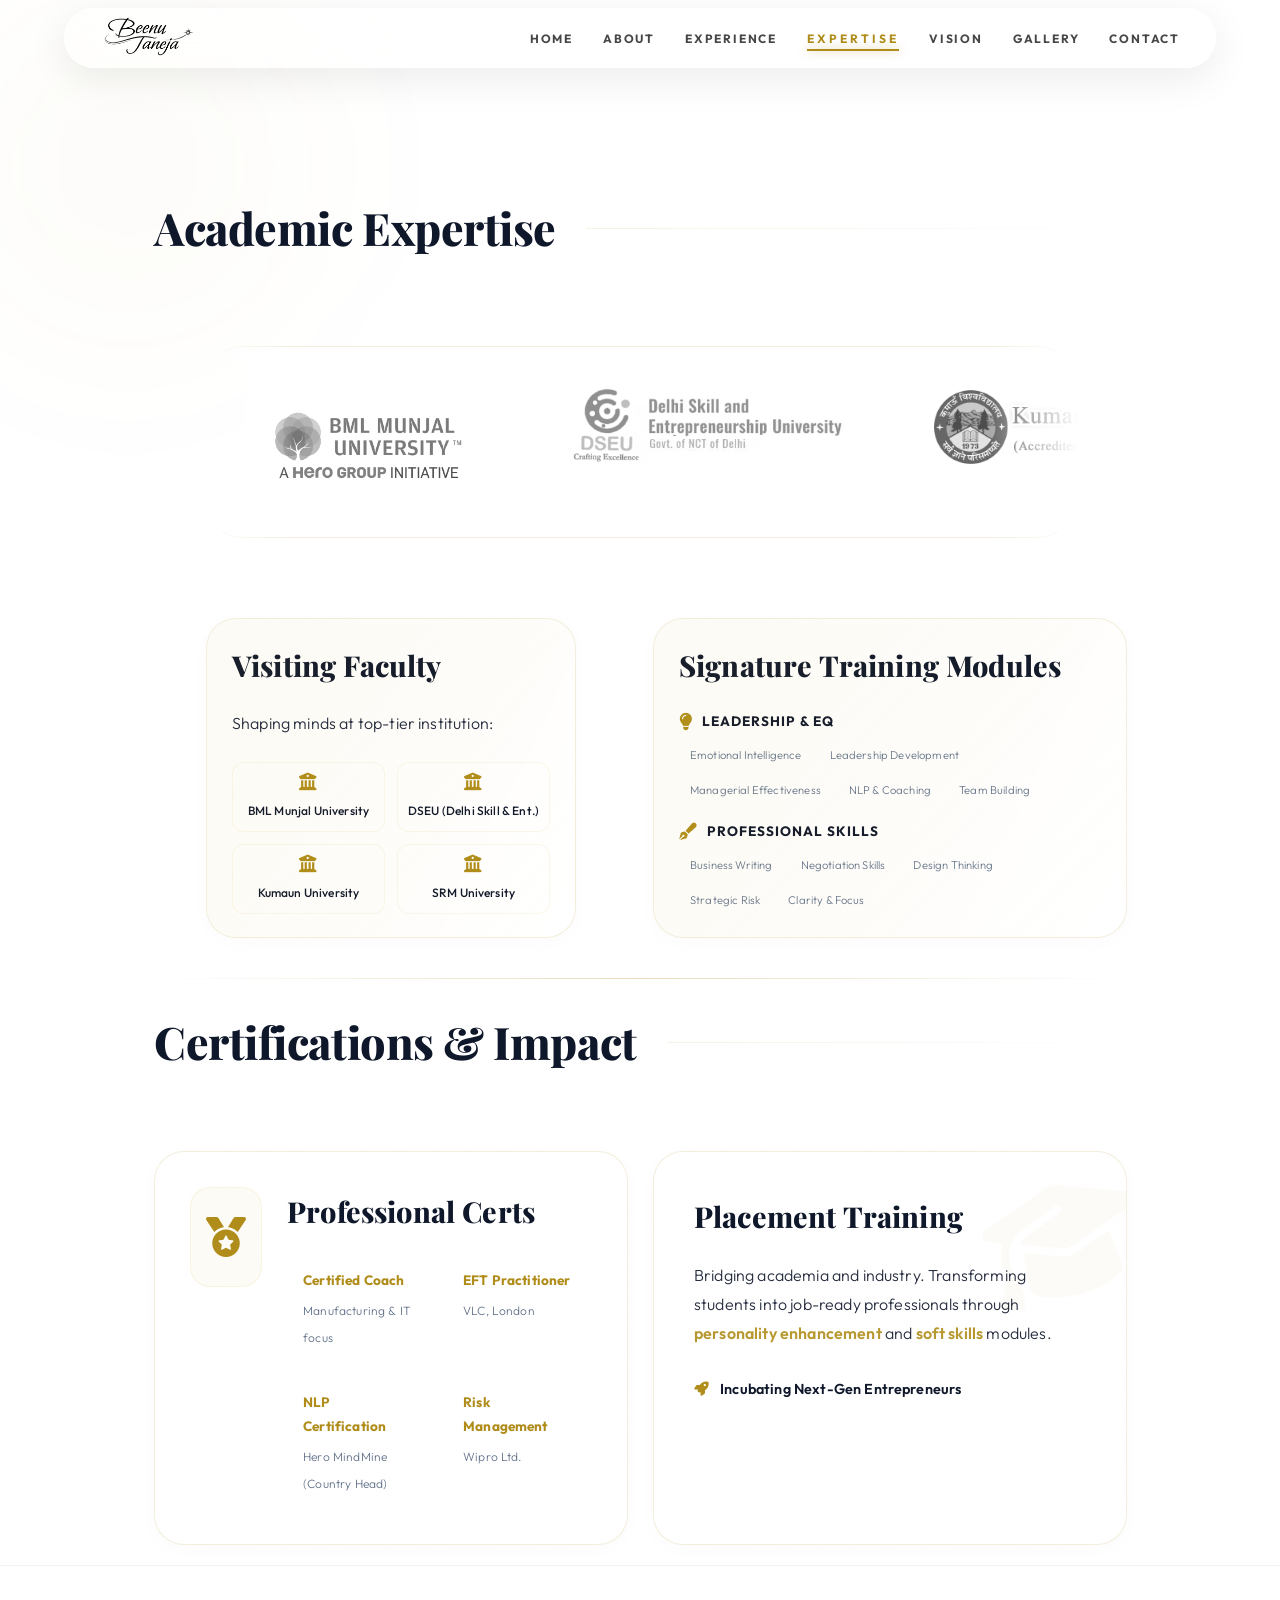
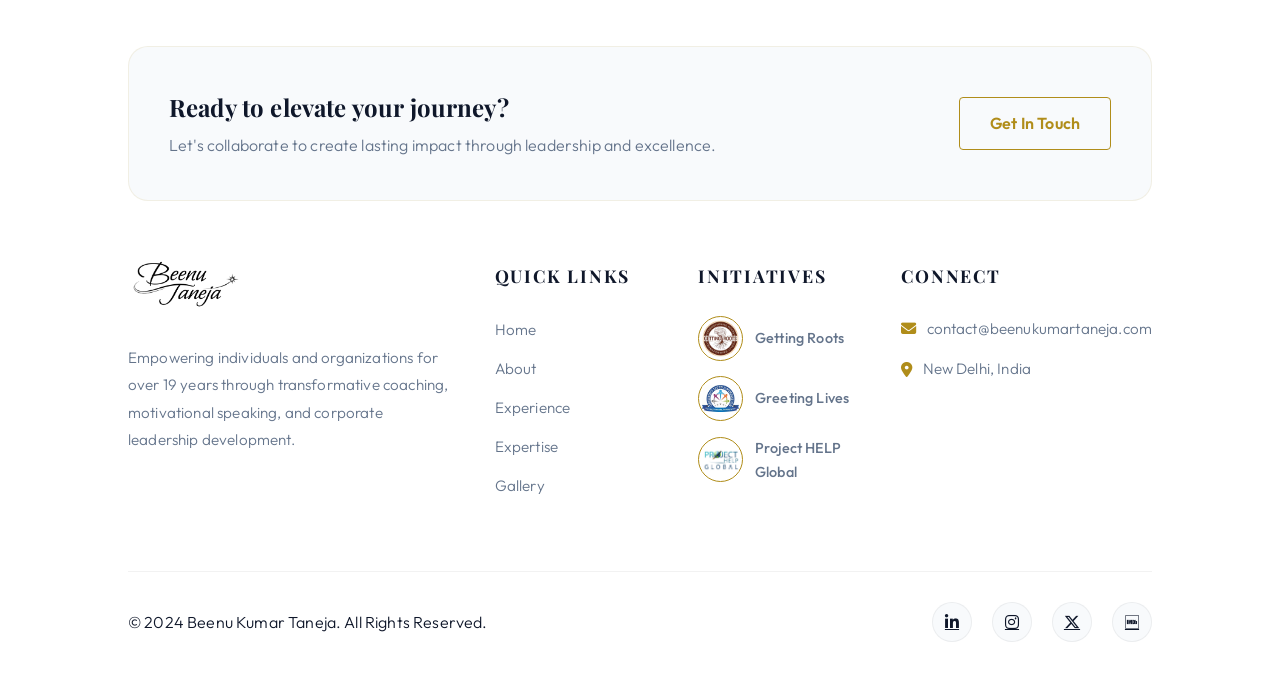
<file: expertise.html>
<!DOCTYPE html>
<html lang="en">

<head>
    <meta charset="UTF-8">
    <meta name="viewport" content="width=device-width, initial-scale=1.0">
    <meta name="description" content="Academic Contributions and Professional Certifications of Beenu Kumar Taneja.">
    <!-- SEO & Social Media Meta Tags -->
    <meta property="og:title" content="Expertise | Beenu Kumar Taneja">
    <meta property="og:description"
        content="Academic Expertise, Signature Training Modules, and Professional Certifications of Beenu Kumar Taneja.">
    <meta property="og:image" content="assets/images/about_portrait.png">
    <meta name="twitter:card" content="summary_large_image">

    <title>Expertise | Beenu Kumar Taneja</title>
    <link rel="preconnect" href="https://fonts.googleapis.com">
    <link rel="preconnect" href="https://fonts.gstatic.com" crossorigin>
    <link
        href="https://fonts.googleapis.com/css2?family=Playfair+Display:ital,wght@0,400..900;1,400..900&family=Outfit:wght@100..900&display=swap"
        rel="stylesheet">
    <link rel="stylesheet" href="style.css">
    <link rel="stylesheet" href="animations.css">
    <link rel="stylesheet" href="https://cdnjs.cloudflare.com/ajax/libs/font-awesome/6.5.1/css/all.min.css">
</head>

<body>
    <div id="pre-loader">
        <div class="pre-loader-content">
            <img src="assets/images/signature.png" alt="Beenu Kumar Taneja" class="pre-loader-signature">
            <div class="pre-loader-line"></div>
        </div>
    </div>

    <div class="bg-orbs">
        <div class="orb orb-1"></div>
        <div class="orb orb-2"></div>
    </div>

    <!-- Navigation -->
    <nav id="navbar" aria-label="Main Navigation">
        <a href="index.html" class="logo" aria-label="Beenu Kumar Taneja Home">
            <img src="assets/images/signature.png" alt="Beenu Kumar Taneja Signature" class="signature-logo">
        </a>
        <ul class="nav-links">
            <li><a href="index.html">Home</a></li>
            <li><a href="about.html">About</a></li>
            <li><a href="experience.html">Experience</a></li>
            <li><a href="expertise.html" class="active">Expertise</a></li>
            <li><a href="vision.html">Vision</a></li>
            <li><a href="gallery.html">Gallery</a></li>
            <li><a href="contact.html">Contact</a></li>
        </ul>
    </nav>

    <section class="page-header container expertise-section m-top-md">
        <h2 class="section-title">Academic Expertise</h2>

        <div class="logo-marquee m-top-sm m-bottom-lg">
            <div class="marquee-content">
                <img src="assets/universities/bmu.png" alt="BML Munjal University" class="university-logo bmu-logo">
                <img src="assets/universities/dseu.png" alt="DSEU" class="university-logo">
                <img src="assets/universities/kumaun.png" alt="Kumaun University" class="university-logo">
                <img src="assets/universities/srm.png" alt="SRM University" class="university-logo">
                <!-- Duplicate for seamless loop -->
                <img src="assets/universities/bmu.png" alt="BML Munjal University" class="university-logo bmu-logo">
                <img src="assets/universities/dseu.png" alt="DSEU" class="university-logo">
                <img src="assets/universities/kumaun.png" alt="Kumaun University" class="university-logo">
                <img src="assets/universities/srm.png" alt="SRM University" class="university-logo">
                <!-- Duplicate again for wider screens -->
                <img src="assets/universities/bmu.png" alt="BML Munjal University" class="university-logo bmu-logo">
                <img src="assets/universities/dseu.png" alt="DSEU" class="university-logo">
                <img src="assets/universities/kumaun.png" alt="Kumaun University" class="university-logo">
                <img src="assets/universities/srm.png" alt="SRM University" class="university-logo">
            </div>
        </div>

        <div class="grid stagger-reveal gap-lg m-bottom-lg" style="grid-template-columns: 1fr 1fr;">
            <div class="card glass interactive-card reveal stagger">
                <div class="card-glow"></div>
                <h3>Visiting Faculty</h3>
                <p class="op-9 m-bottom-md">Shaping minds at top-tier institution:</p>
                <div class="faculty-tiles">
                    <div class="faculty-tile">
                        <i class="fas fa-university"></i>
                        <span>BML Munjal University</span>
                    </div>
                    <div class="faculty-tile">
                        <i class="fas fa-university"></i>
                        <span>DSEU (Delhi Skill & Ent.)</span>
                    </div>
                    <div class="faculty-tile">
                        <i class="fas fa-university"></i>
                        <span>Kumaun University</span>
                    </div>
                    <div class="faculty-tile">
                        <i class="fas fa-university"></i>
                        <span>SRM University</span>
                    </div>
                </div>
            </div>
            <div class="card glass interactive-card reveal stagger">
                <div class="card-glow"></div>
                <h3>Signature Training Modules</h3>
                <div class="subject-categories">
                    <div class="subject-category">
                        <div class="category-header">
                            <i class="fas fa-lightbulb"></i>
                            <strong>Leadership & EQ</strong>
                        </div>
                        <div class="subject-badges">
                            <span class="subject-badge">Emotional Intelligence</span>
                            <span class="subject-badge">Leadership Development</span>
                            <span class="subject-badge">Managerial Effectiveness</span>
                            <span class="subject-badge">NLP & Coaching</span>
                            <span class="subject-badge">Team Building</span>
                        </div>
                    </div>
                    <div class="subject-category">
                        <div class="category-header">
                            <i class="fas fa-pen-fancy"></i>
                            <strong>Professional Skills</strong>
                        </div>
                        <div class="subject-badges">
                            <span class="subject-badge">Business Writing</span>
                            <span class="subject-badge">Negotiation Skills</span>
                            <span class="subject-badge">Design Thinking</span>
                            <span class="subject-badge">Strategic Risk</span>
                            <span class="subject-badge">Clarity & Focus</span>
                        </div>
                    </div>
                </div>
            </div>
        </div>

        <div class="golden-glow-path m-top-md m-bottom-md"></div>

        <h2 class="section-title reveal">Certifications & Impact</h2>
        <div class="grid stagger-reveal">
            <div class="card glass cert-card reveal stagger">
                <div class="cert-icon"><i class="fas fa-medal"></i></div>
                <div class="cert-info">
                    <h3>Professional Certs</h3>
                    <div class="cert-badges">
                        <div class="cert-pill">
                            <strong>Certified Coach</strong>
                            <span>Manufacturing & IT focus</span>
                        </div>
                        <div class="cert-pill">
                            <strong>EFT Practitioner</strong>
                            <span>VLC, London</span>
                        </div>
                        <div class="cert-pill">
                            <strong>NLP Certification</strong>
                            <span>Hero MindMine (Country Head)</span>
                        </div>
                        <div class="cert-pill">
                            <strong>Risk Management</strong>
                            <span>Wipro Ltd.</span>
                        </div>
                    </div>
                </div>
            </div>

            <div class="card glass impact-pillar-card reveal stagger">
                <div class="pillar-bg-icon"><i class="fas fa-graduation-cap"></i></div>
                <h3>Placement Training</h3>
                <p class="op-9" style="line-height: 1.8;">
                    Bridging academia and industry. Transforming students into job-ready professionals through
                    <span class="text-highlight">personality enhancement</span> and
                    <span class="text-highlight">soft skills</span> modules.
                </p>
                <div class="pillar-footer">
                    <i class="fas fa-rocket" style="color: var(--accent);"></i>
                    <span>Incubating Next-Gen Entrepreneurs</span>
                </div>
            </div>
        </div>
    </section>

    <!-- Footer -->
    <footer>
        <div class="footer-cta-container">
            <div class="footer-cta-text">
                <h3>Ready to elevate your journey?</h3>
                <p>Let's collaborate to create lasting impact through leadership and excellence.</p>
            </div>
            <a href="contact.html" class="btn">Get In Touch</a>
        </div>

        <div class="footer-content">
            <div class="footer-brand">
                <img src="assets/images/signature.png" alt="Beenu Kumar Taneja" class="footer-signature">
                <p>Empowering individuals and organizations for over 19 years through transformative coaching,
                    motivational speaking, and corporate leadership development.</p>
            </div>
            <div class="footer-links">
                <h4>Quick Links</h4>
                <ul>
                    <li><a href="index.html">Home</a></li>
                    <li><a href="about.html">About</a></li>
                    <li><a href="experience.html">Experience</a></li>
                    <li><a href="expertise.html">Expertise</a></li>
                    <li><a href="gallery.html">Gallery</a></li>
                </ul>
            </div>
            <div class="footer-leadership">
                <h4>Initiatives</h4>
                <div class="initiative-logos">
                    <a href="https://www.gettingroots.com" target="_blank" class="initiative-item">
                        <div class="initiative-logo-circular">
                            <img src="assets/images/getting roots.jpg" alt="Getting Roots">
                        </div>
                        <span>Getting Roots</span>
                    </a>
                    <a href="https://www.greetinglivesfoundation.org" target="_blank" class="initiative-item">
                        <div class="initiative-logo-circular">
                            <img src="assets/images/greeting lives.jpg" alt="Greeting Lives">
                        </div>
                        <span>Greeting Lives</span>
                    </a>
                    <a href="https://www.projecthelpglobal.com" target="_blank" class="initiative-item">
                        <div class="initiative-logo-circular">
                            <img src="assets/images/project help.jpg" alt="Project HELP">
                        </div>
                        <span>Project HELP Global</span>
                    </a>
                </div>
            </div>
            <div class="footer-contact">
                <h4>Connect</h4>
                <p><i class="fas fa-envelope"></i> contact@beenukumartaneja.com</p>
                <p><i class="fas fa-location-dot"></i> New Delhi, India</p>
            </div>
        </div>

        <div class="footer-bottom">
            <p>&copy; 2024 Beenu Kumar Taneja. All Rights Reserved.</p>
            <div class="footer-socials">
                <a href="https://www.linkedin.com/in/beenutaneja/" target="_blank" aria-label="LinkedIn"><i
                        class="fab fa-linkedin-in"></i></a>
                <a href="https://www.instagram.com/beenu.taneja/?hl=en" target="_blank" aria-label="Instagram"><i
                        class="fab fa-instagram"></i></a>
                <a href="https://x.com/TanejaBeenu" target="_blank" aria-label="X"><i class="fab fa-x-twitter"></i></a>
                <a href="https://m.imdb.com/name/nm16918036/bio/" target="_blank" aria-label="IMDB"><i
                        class="fab fa-imdb"></i></a>
            </div>
        </div>
    </footer>

    <script src="script.js"></script>
</body>

</html>
</file>
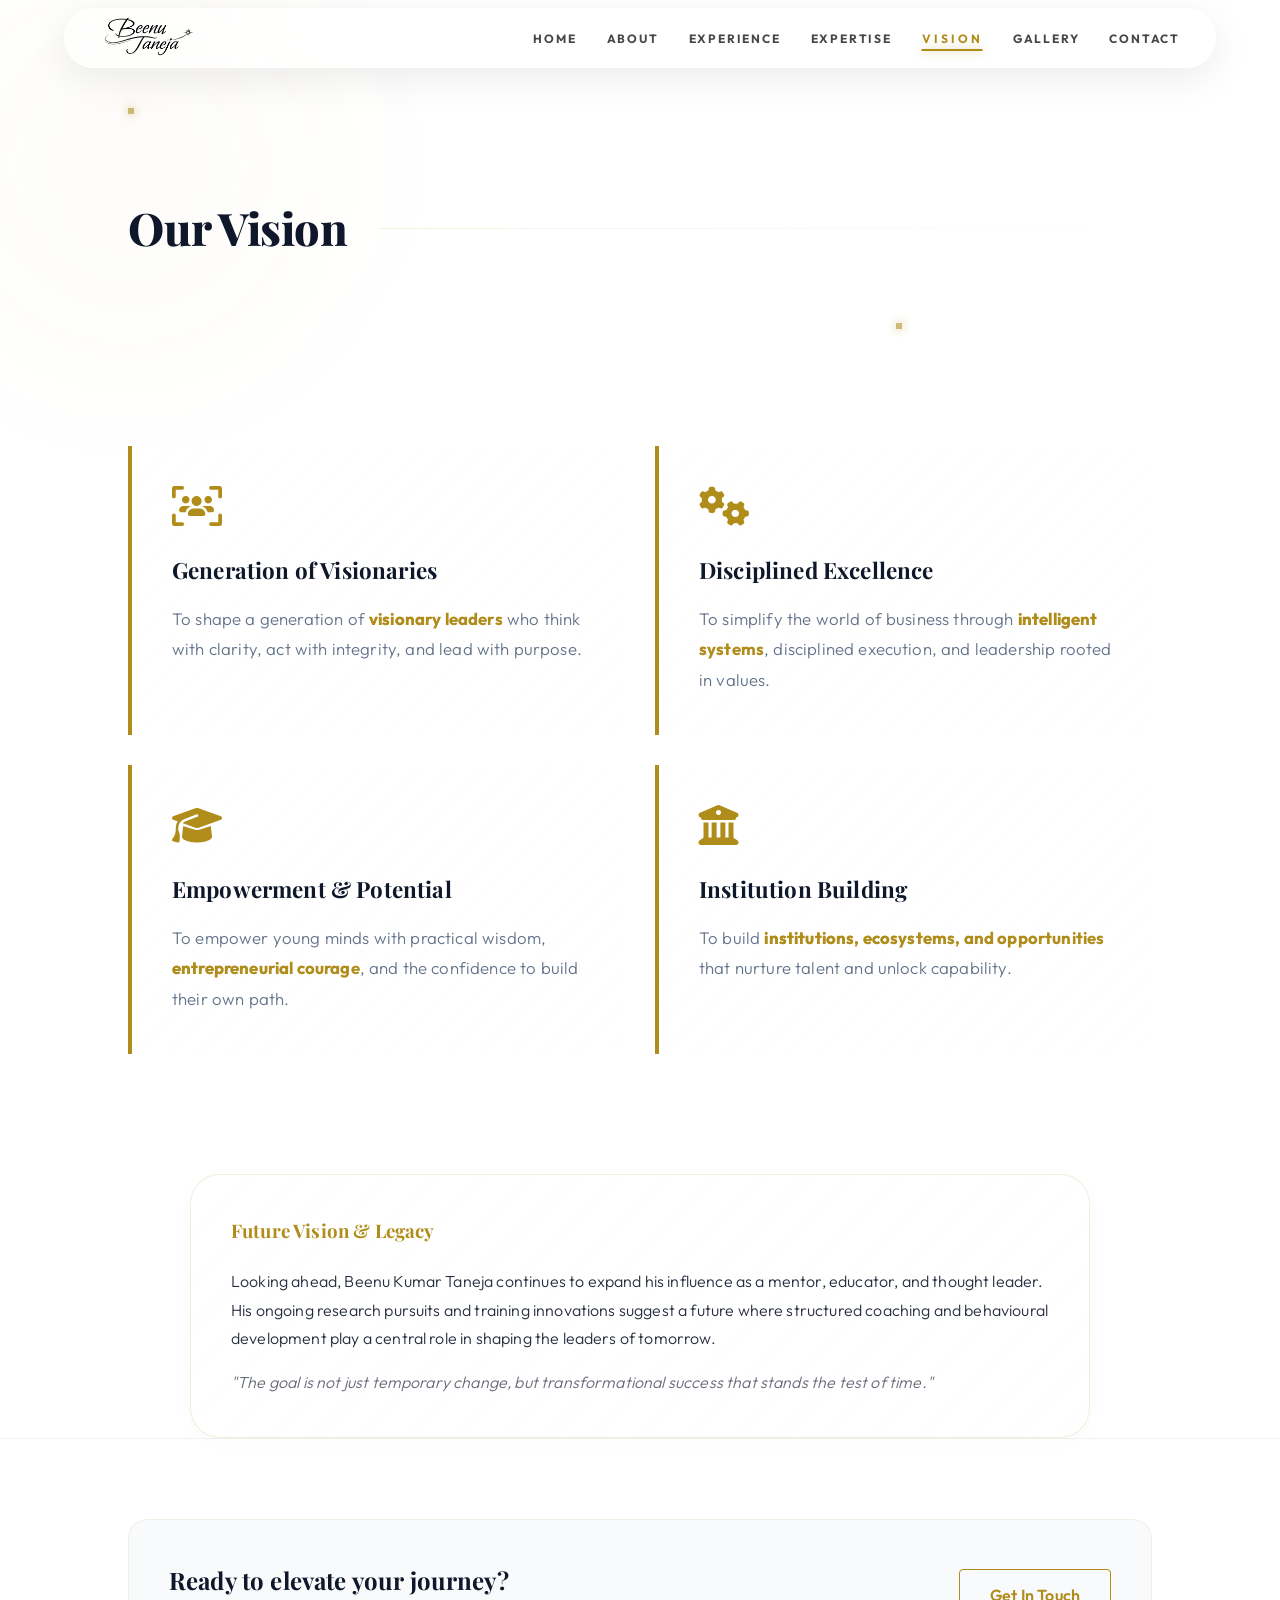
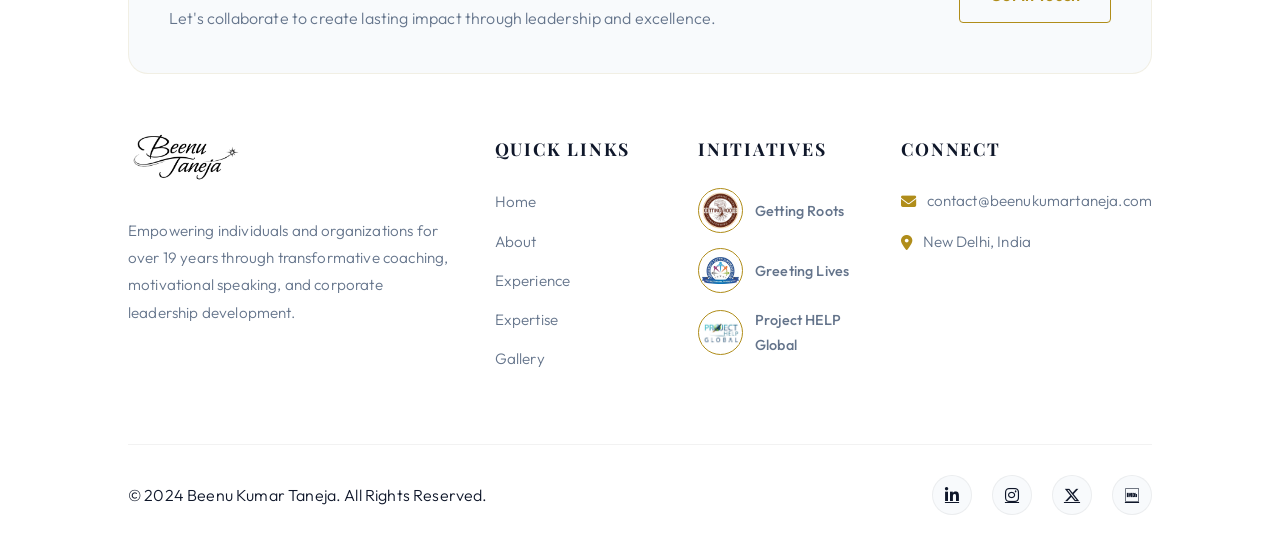
<file: vision.html>
<!DOCTYPE html>
<html lang="en">

<head>
    <meta charset="UTF-8">
    <meta name="viewport" content="width=device-width, initial-scale=1.0">
    <meta name="description" content="Vision of Getting Roots and Angel Investment by Beenu Kumar Taneja.">
    <!-- SEO & Social Media Meta Tags -->
    <meta property="og:title" content="Vision | Beenu Kumar Taneja">
    <meta property="og:description"
        content="Strengthening Roots - Transforming Lives. Our Vision for leadership, excellence, and empowerment.">
    <meta property="og:image" content="assets/images/about_portrait.png">
    <meta name="twitter:card" content="summary_large_image">

    <title>Vision | Beenu Kumar Taneja</title>
    <link rel="preconnect" href="https://fonts.googleapis.com">
    <link rel="preconnect" href="https://fonts.gstatic.com" crossorigin>
    <link
        href="https://fonts.googleapis.com/css2?family=Playfair+Display:ital,wght@0,400..900;1,400..900&family=Outfit:wght@100..900&display=swap"
        rel="stylesheet">
    <link rel="stylesheet" href="style.css">
    <link rel="stylesheet" href="animations.css">
    <link rel="stylesheet" href="https://cdnjs.cloudflare.com/ajax/libs/font-awesome/6.5.1/css/all.min.css">
</head>

<body>
    <div id="pre-loader">
        <div class="pre-loader-content">
            <img src="assets/images/signature.png" alt="Beenu Kumar Taneja" class="pre-loader-signature">
            <div class="pre-loader-line"></div>
        </div>
    </div>

    <div class="bg-orbs">
        <div class="orb orb-1"></div>
        <div class="orb orb-2"></div>
    </div>

    <!-- Navigation -->
    <nav id="navbar" aria-label="Main Navigation">
        <a href="index.html" class="logo" aria-label="Beenu Kumar Taneja Home">
            <img src="assets/images/signature.png" alt="Beenu Kumar Taneja Signature" class="signature-logo">
        </a>
        <ul class="nav-links">
            <li><a href="index.html">Home</a></li>
            <li><a href="about.html">About</a></li>
            <li><a href="experience.html">Experience</a></li>
            <li><a href="expertise.html">Expertise</a></li>
            <li><a href="vision.html" class="active">Vision</a></li>
            <li><a href="gallery.html">Gallery</a></li>
            <li><a href="contact.html">Contact</a></li>
        </ul>
    </nav>

    <section class="page-header container" style="text-align: center;">
        <h2 class="section-title reveal" style="justify-content: center;">Our Vision</h2>
        <p class="vision-subtitle reveal stagger">Strengthening Roots - Transforming Lives</p>

        <div class="vision-pillars-container stagger-reveal">
            <!-- Pillar 1 -->
            <div class="vision-pillar reveal stagger">
                <i class="fas fa-users-viewfinder vision-icon"></i>
                <h3 class="vision-card-title">Generation of Visionaries</h3>
                <p class="vision-card-text">
                    To shape a generation of <span class="vision-highlight">visionary leaders</span> who think with
                    clarity, act with integrity, and lead with purpose.
                </p>
            </div>

            <!-- Pillar 2 -->
            <div class="vision-pillar reveal stagger">
                <i class="fas fa-gears vision-icon"></i>
                <h3 class="vision-card-title">Disciplined Excellence</h3>
                <p class="vision-card-text">
                    To simplify the world of business through <span class="vision-highlight">intelligent systems</span>,
                    disciplined execution, and leadership rooted in values.
                </p>
            </div>

            <!-- Pillar 3 -->
            <div class="vision-pillar reveal stagger">
                <i class="fas fa-graduation-cap vision-icon"></i>
                <h3 class="vision-card-title">Empowerment & Potential</h3>
                <p class="vision-card-text">
                    To empower young minds with practical wisdom, <span class="vision-highlight">entrepreneurial
                        courage</span>, and the confidence to build their own path.
                </p>
            </div>

            <!-- Pillar 4 -->
            <div class="vision-pillar reveal stagger">
                <i class="fas fa-building-columns vision-icon"></i>
                <h3 class="vision-card-title">Institution Building</h3>
                <p class="vision-card-text">
                    To build <span class="vision-highlight">institutions, ecosystems, and opportunities</span> that
                    nurture talent and unlock capability.
                </p>
            </div>
        </div>

        <div class="future-vision-panel glass reveal stagger m-top-md"
            style="padding: 40px; text-align: left; max-width: 900px; margin-left: auto; margin-right: auto;">
            <h3 class="text-accent" style="margin-bottom: 20px; font-family: 'Playfair Display', serif;">Future Vision
                & Legacy</h3>
            <div class="op-9" style="line-height: 1.8;">
                <p>
                    Looking ahead, Beenu Kumar Taneja continues to expand his influence as a mentor, educator, and
                    thought
                    leader. His ongoing research pursuits and training innovations suggest a future where structured
                    coaching and behavioural development play a central role in shaping the leaders of tomorrow.
                </p>
                <p class="m-top-sm" style="font-style: italic; opacity: 0.7;">
                    "The goal is not just temporary change, but transformational success that stands the test of time."
                </p>
            </div>
        </div>
        <div class="floating-particles" style="top: 0; left: 0; z-index: -1;">
            <span class="p-square"></span>
            <span class="p-square"></span>
            <span class="p-square"></span>
            <span class="p-square"></span>
        </div>
    </section>

    <!-- Footer -->
    <footer>
        <div class="footer-cta-container">
            <div class="footer-cta-text">
                <h3>Ready to elevate your journey?</h3>
                <p>Let's collaborate to create lasting impact through leadership and excellence.</p>
            </div>
            <a href="contact.html" class="btn">Get In Touch</a>
        </div>

        <div class="footer-content">
            <div class="footer-brand">
                <img src="assets/images/signature.png" alt="Beenu Kumar Taneja" class="footer-signature">
                <p>Empowering individuals and organizations for over 19 years through transformative coaching,
                    motivational speaking, and corporate leadership development.</p>
            </div>
            <div class="footer-links">
                <h4>Quick Links</h4>
                <ul>
                    <li><a href="index.html">Home</a></li>
                    <li><a href="about.html">About</a></li>
                    <li><a href="experience.html">Experience</a></li>
                    <li><a href="expertise.html">Expertise</a></li>
                    <li><a href="gallery.html">Gallery</a></li>
                </ul>
            </div>
            <div class="footer-leadership">
                <h4>Initiatives</h4>
                <div class="initiative-logos">
                    <a href="https://www.gettingroots.com" target="_blank" class="initiative-item">
                        <div class="initiative-logo-circular">
                            <img src="assets/images/getting roots.jpg" alt="Getting Roots">
                        </div>
                        <span>Getting Roots</span>
                    </a>
                    <a href="https://www.greetinglivesfoundation.org" target="_blank" class="initiative-item">
                        <div class="initiative-logo-circular">
                            <img src="assets/images/greeting lives.jpg" alt="Greeting Lives">
                        </div>
                        <span>Greeting Lives</span>
                    </a>
                    <a href="https://www.projecthelpglobal.com" target="_blank" class="initiative-item">
                        <div class="initiative-logo-circular">
                            <img src="assets/images/project help.jpg" alt="Project HELP">
                        </div>
                        <span>Project HELP Global</span>
                    </a>
                </div>
            </div>
            <div class="footer-contact">
                <h4>Connect</h4>
                <p><i class="fas fa-envelope"></i> contact@beenukumartaneja.com</p>
                <p><i class="fas fa-location-dot"></i> New Delhi, India</p>
            </div>
        </div>

        <div class="footer-bottom">
            <p>&copy; 2024 Beenu Kumar Taneja. All Rights Reserved.</p>
            <div class="footer-socials">
                <a href="https://www.linkedin.com/in/beenutaneja/" target="_blank" aria-label="LinkedIn Profile"><i
                        class="fab fa-linkedin-in"></i></a>
                <a href="https://www.instagram.com/beenu.taneja/?hl=en" target="_blank"
                    aria-label="Instagram Profile"><i class="fab fa-instagram"></i></a>
                <a href="https://x.com/TanejaBeenu" target="_blank" aria-label="X (Twitter) Profile"><i
                        class="fab fa-x-twitter"></i></a>
                <a href="https://m.imdb.com/name/nm16918036/bio/" target="_blank" aria-label="IMDB Profile"><i
                        class="fab fa-imdb"></i></a>
            </div>
        </div>
    </footer>

    <script src="script.js"></script>
</body>

</html>
</file>
<file: style.css>
:root {
    --primary: #ffffff;
    --secondary: #f8fafc;
    --accent: #b08d1a;
    --accent-rgb: 176, 141, 26;
    --text-light: #0f172a;
    --text-muted: #64748b;
    --bg-overlay: rgba(255, 255, 255, 0.95);
    --glass: rgba(255, 255, 255, 0.8);
    --transition: all 0.6s cubic-bezier(0.19, 1, 0.22, 1);
    --orb-color: rgba(176, 141, 26, 0.04);
    --glass-border: rgba(176, 141, 26, 0.15);
    --glass-shadow: 0 4px 20px rgba(0, 0, 0, 0.02);
    --glass-grad: linear-gradient(135deg, rgba(255, 255, 255, 0.95), rgba(255, 255, 255, 0.85));
    --card-bg: #ffffff;
    --nav-bg: rgba(255, 255, 255, 0.65);
}

html {
    scroll-behavior: smooth;
}

/* --- Signature Pre-loader --- */
#pre-loader {
    position: fixed;
    top: 0;
    left: 0;
    width: 100%;
    height: 100%;
    background: #ffffff;
    display: flex;
    align-items: center;
    justify-content: center;
    z-index: 99999;
    transition: opacity 0.8s cubic-bezier(0.19, 1, 0.22, 1);
}

.pre-loader-content {
    position: relative;
    display: flex;
    flex-direction: column;
    align-items: center;
    gap: 20px;
}

.pre-loader-signature {
    width: 250px;
    height: auto;
    filter: brightness(0);
    /* Black base */
    opacity: 0;
    animation: signatureDrawing 2.5s cubic-bezier(0.4, 0, 0.2, 1) forwards;
}

.pre-loader-line {
    width: 0%;
    height: 2px;
    background: var(--accent);
    position: absolute;
    bottom: -15px;
    left: 0;
    animation: loadingLine 2s ease-in-out forwards;
}

@keyframes signatureDrawing {
    0% {
        opacity: 0;
        clip-path: inset(0 100% 0 0);
        transform: scale(0.95);
    }

    50% {
        opacity: 1;
        filter: brightness(0);
    }

    100% {
        opacity: 1;
        clip-path: inset(0 0 0 0);
        transform: scale(1);
        filter: brightness(1) drop-shadow(0 0 8px rgba(var(--accent-rgb), 0.3));
    }
}

@keyframes loadingLine {
    0% {
        width: 0%;
        opacity: 0;
    }

    20% {
        opacity: 1;
    }

    100% {
        width: 100%;
        opacity: 1;
    }
}

#pre-loader.fade-out {
    opacity: 0;
    pointer-events: none;
}


@import url('https://fonts.googleapis.com/css2?family=Playfair+Display:ital,wght@0,400..900;1,400..900&family=Outfit:wght@100..900&display=swap');

* {
    margin: 0;
    padding: 0;
    box-sizing: border-box;
    font-family: 'Outfit', sans-serif;
}

h1,
h2,
h3,
h4,
h5,
h6 {
    font-family: 'Playfair Display', serif;
    font-weight: 700;
}

body {
    background-color: var(--primary);
    color: var(--text-light);
    line-height: 1.7;
    letter-spacing: 0.01em;
    font-weight: 300;
    overflow-x: hidden;
    position: relative;
}

/* Grainy Texture */
body::before {
    content: '';
    position: fixed;
    top: 0;
    left: 0;
    width: 100%;
    height: 100%;
    z-index: 9999;
    pointer-events: none;
    background: url('https://grainy-gradients.vercel.app/noise.svg');
    opacity: 0.04;
    /* Subtler texture for cleaner feel */
}

/* Background Orbs */
.bg-orbs {
    position: fixed;
    top: 0;
    left: 0;
    width: 100%;
    height: 100%;
    z-index: -3;
    overflow: hidden;
    pointer-events: none;
}

.orb {
    position: absolute;
    width: 40vw;
    /* Smaller orbs */
    height: 40vw;
    border-radius: 50%;
    background: radial-gradient(circle, var(--orb-color) 0%, transparent 70%);
    filter: blur(80px);
    /* Tighter blur */
    animation: float 25s infinite alternate;
}

.orb-2 {
    background: radial-gradient(circle, var(--orb-color) 0.5, transparent 70%);
}

.orb-1 {
    top: -10%;
    left: -10%;
}

.orb-2 {
    bottom: -10%;
    right: -10%;
    animation-delay: -5s;
}

@keyframes float {
    0% {
        transform: translate(0, 0) scale(1);
    }

    100% {
        transform: translate(10%, 10%) scale(1.1);
    }
}

/* Custom Scrollbar */
::-webkit-scrollbar {
    width: 8px;
}

::-webkit-scrollbar-track {
    background: var(--primary);
}

::-webkit-scrollbar-thumb {
    background: var(--secondary);
    border-radius: 4px;
}

::-webkit-scrollbar-thumb:hover {
    background: var(--accent);
}

/* Utility Classes for Refactoring */
.text-accent {
    color: var(--accent);
}

.text-center {
    text-align: center;
}

.m-bottom-sm {
    margin-bottom: 10px;
}

.m-bottom-md {
    margin-bottom: 25px;
}

.m-bottom-lg {
    margin-bottom: 40px;
}

.m-top-sm {
    margin-top: 15px;
}

.m-top-md {
    margin-top: 40px;
}

.gap-md {
    gap: 20px;
}

.gap-lg {
    gap: 40px;
}

.w-full {
    width: 100%;
}

.flex {
    display: flex;
}

.flex-column {
    display: flex;
    flex-direction: column;
}

.flex-center {
    display: flex;
    justify-content: center;
    align-items: center;
}

.font-mono {
    font-family: monospace;
}

.text-xl {
    font-size: 1.4rem;
    font-weight: 500;
}

.text-lg {
    font-size: 1.1rem;
}

.text-md {
    font-size: 1rem;
}

.text-sm {
    font-size: 0.875rem;
}

.op-9 {
    opacity: 0.9;
}

/* Glassmorphism Utilities */
.glass {
    background: var(--glass-grad);
    backdrop-filter: blur(15px);
    -webkit-backdrop-filter: blur(15px);
    border: 1px solid var(--glass-border);
    box-shadow: var(--glass-shadow);
    border-radius: 30px;
}

.card {
    padding: 35px;
    margin-bottom: 20px;
}

/* Flip Card System */
.flip-card {
    background-color: transparent;
    width: 100%;
    height: 420px;
    /* Increased for better content fit */
    perspective: 1000px;
    margin-bottom: 30px;
}

.flip-card-inner {
    position: relative;
    width: 100%;
    height: 100%;
    text-align: center;
    transition: transform 0.8s cubic-bezier(0.4, 0, 0.2, 1);
    transform-style: preserve-3d;
}

.flip-card:hover .flip-card-inner {
    transform: rotateY(180deg);
}

.flip-card-front,
.flip-card-back {
    position: absolute;
    width: 100%;
    height: 100%;
    -webkit-backface-visibility: hidden;
    backface-visibility: hidden;
    border-radius: 30px;
    overflow: hidden;
    display: flex;
    flex-direction: column;
    align-items: center;
    justify-content: center;
}

.flip-card-front {
    background: #ffffff;
    border: 2px solid rgba(176, 141, 26, 0.2);
    /* Subtle accent border */
    padding: 15px;
}

.flip-card-front img {
    width: 80%;
    height: 80%;
    object-fit: contain;
    transition: transform 0.5s ease;
}

.flip-card:hover .flip-card-front img {
    transform: scale(1.1);
}

.flip-card-back {
    background: #ffffff;
    color: #0f172a;
    /* Dark text for white background */
    transform: rotateY(180deg);
    padding: 25px;
    border: 2px solid var(--accent);
}

.flip-card-back h3 {
    color: var(--accent);
    margin-bottom: 12px;
    line-height: 1.3;
}

.flip-card-back p {
    font-size: 0.95rem;
    /* Slightly smaller for density */
    line-height: 1.6;
    color: #475569;
    margin-bottom: 20px;
}

.card h3 {
    margin-bottom: 20px;
    font-size: 1.8rem;
    font-weight: 800;
    color: var(--text-light);
}

/* List Utilities */
.detail-list {
    list-style: none;
    padding: 0;
    display: flex;
    flex-direction: column;
    gap: 12px;
}

.detail-list li {
    display: block;
    margin-bottom: 8px;
}

.detail-list.compact-layout li {
    display: grid;
    grid-template-columns: auto 1fr;
    /* Automatic width for either icons or strong labels */
    gap: 20px;
    align-items: baseline;
}

.detail-list.compact-layout strong {
    min-width: 140px;
    display: inline-block;
}

.detail-list.spacing-lg {
    gap: 12px;
}

.detail-list strong {
    color: var(--accent);
    font-weight: 800;
}

/* Navigation */
nav {
    position: fixed;
    top: 8px;
    left: 50%;
    transform: translateX(-50%);
    width: 90%;
    max-width: 1200px;
    z-index: 1000;
    padding: 8px 35px;
    min-height: 55px;
    display: flex;
    justify-content: space-between;
    align-items: center;
    transition: top 0.4s cubic-bezier(0.4, 0, 0.2, 1),
        width 0.4s cubic-bezier(0.4, 0, 0.2, 1),
        background 0.4s ease,
        padding 0.4s ease,
        backdrop-filter 0.4s ease,
        box-shadow 0.4s ease;
    will-change: top, width, background, padding;
    background: rgba(255, 255, 255, 0.65);
    backdrop-filter: blur(25px) saturate(200%);
    -webkit-backdrop-filter: blur(25px) saturate(200%);
    border-radius: 100px;
    border: 1px solid rgba(255, 255, 255, 0.5);
    box-shadow: 0 10px 40px rgba(0, 0, 0, 0.08);
    overflow: hidden;
}

/* Shimmer Animation Effect */
nav::after {
    content: "";
    position: absolute;
    top: -50%;
    left: -150%;
    width: 200%;
    height: 200%;
    background: linear-gradient(45deg,
            transparent,
            rgba(255, 255, 255, 0.2),
            transparent);
    transform: rotate(45deg);
    transition: 0.8s ease;
    pointer-events: none;
}

nav:hover::after {
    left: 100%;
}

nav.scrolled {
    top: 2px;
    width: 95%;
    background: rgba(10, 10, 10, 0.82);
    backdrop-filter: blur(35px) saturate(160%);
    -webkit-backdrop-filter: blur(35px) saturate(160%);
    border: 1px solid rgba(255, 255, 255, 0.15);
    box-shadow: 0 20px 50px rgba(0, 0, 0, 0.5);
    padding: 8px 40px;
}

nav.scrolled .logo {
    color: var(--accent);
}

.logo {
    display: flex;
    align-items: center;
    text-decoration: none;
}

.signature-logo {
    height: 42px;
    width: auto;
    filter: brightness(0);
    transition: transform 0.4s cubic-bezier(0.4, 0, 0.2, 1),
        filter 0.4s ease;
}

/* Elegant scroll transition for logo */
nav.scrolled .signature-logo {
    filter: brightness(0) invert(1) drop-shadow(0 0 15px rgba(var(--accent-rgb), 0.5));
    transform: scale(0.9);
}

@keyframes signature-glow {
    0% {
        filter: brightness(0) invert(1) drop-shadow(0 0 5px rgba(212, 175, 55, 0.2));
    }

    100% {
        filter: brightness(0) invert(1) drop-shadow(0 0 15px rgba(212, 175, 55, 0.8));
    }
}

/* Navbar link colors & premium typography */
.nav-links {
    display: flex;
    list-style: none;
    gap: 30px;
    align-items: center;
}

.nav-links a {
    color: #1a1a1a;
    text-decoration: none;
    font-size: 0.75rem;
    font-weight: 700;
    text-transform: uppercase;
    letter-spacing: 0.15em;
    transition: all 0.3s cubic-bezier(0.4, 0, 0.2, 1);
    position: relative;
    padding: 5px 0;
    opacity: 0.8;
}

nav.scrolled .nav-links a {
    color: rgba(255, 255, 255, 0.9);
    opacity: 0.9;
}

.nav-links a:hover,
.nav-links a.active {
    color: var(--accent);
    opacity: 1;
    letter-spacing: 0.25em;
}

.nav-links a::after {
    content: '';
    position: absolute;
    bottom: 0;
    left: 50%;
    width: 0;
    height: 2px;
    background: var(--accent);
    transition: all 0.4s cubic-bezier(0.4, 0, 0.2, 1);
    transform: translateX(-50%);
    box-shadow: 0 0 10px rgba(var(--accent-rgb), 0.6);
}

.nav-links a:hover::after,
.nav-links a.active::after {
    width: 100%;
}

/* Hero Section */
.hero {
    height: 100vh;
    display: flex;
    flex-direction: column;
    align-items: center;
    justify-content: center;
    position: relative;
    overflow: hidden;
    text-align: center;
    padding: 300px 5% 40px 5%;
}

.hero::before {
    content: '';
    position: absolute;
    top: 0;
    left: 0;
    width: 100%;
    height: 100%;
    background: url('assets/images/hero.png') no-repeat center top;
    background-size: cover;
    opacity: 1;
    filter: brightness(0.7);
    z-index: -2;
}

.hero::after {
    background: radial-gradient(circle at center, transparent 0%, var(--bg-overlay) 90%);
    z-index: -1;
}

.hero-content {
    max-width: 800px;
    z-index: 2;
}

.hero-content h1 {
    font-family: 'Playfair Display', serif;
    font-size: 5rem;
    margin-bottom: 20px;
    line-height: 1;
    font-style: italic;
    color: #ffffff;
    text-shadow: 0 4px 10px rgba(0, 0, 0, 0.3);
}

.hero-content span {
    color: var(--accent);
    text-shadow: 0 0 15px rgba(var(--accent-rgb), 0.1);
}

.hero-content p {
    font-size: 1.2rem;
    color: rgba(255, 255, 255, 0.9);
    margin-bottom: 30px;
    text-shadow: 0 2px 5px rgba(0, 0, 0, 0.2);
}

.btn {
    padding: 12px 30px;
    border: 1px solid var(--accent);
    color: var(--accent);
    background: transparent;
    text-decoration: none;
    border-radius: 4px;
    font-weight: 600;
    transition: var(--transition);
    display: inline-block;
    cursor: pointer;
}

.btn:hover {
    background: rgba(var(--accent-rgb), 0.05);
    transform: translateY(-3px);
    box-shadow: 0 5px 15px rgba(var(--accent-rgb), 0.15);
}

.hero .btn {
    border-radius: 50px;
    padding: 14px 40px;
    background: rgba(255, 255, 255, 0.1);
    backdrop-filter: blur(5px);
    color: #ffffff;
    border: 1.5px solid var(--accent);
}

.hero .btn:hover {
    background: var(--accent);
    color: #ffffff;
    transform: translateY(-5px);
    box-shadow: 0 10px 20px rgba(var(--accent-rgb), 0.3);
}

.hero-content p .typewriter {
    color: var(--accent);
    font-weight: 700;
}

.cursor {
    display: inline-block;
    width: 3px;
    background-color: var(--accent);
    margin-left: 5px;
    animation: blink 0.7s infinite;
}

@keyframes blink {
    0% {
        opacity: 1;
    }

    50% {
        opacity: 0;
    }

    100% {
        opacity: 1;
    }
}

.hero-image {
    display: none;
    /* Removed as we are using background image now */
}

.hero-image::before {
    content: '';
    position: absolute;
    top: 50%;
    left: 50%;
    transform: translate(-40%, -50%);
    width: 500px;
    height: 500px;
    background: radial-gradient(circle, rgba(153, 101, 21, 0.2) 0%, rgba(153, 101, 21, 0) 70%);
    border-radius: 50%;
    z-index: -1;
    filter: blur(40px);
    animation: pulse 4s infinite alternate;
}

@keyframes pulse {
    0% {
        transform: translate(-40%, -50%) scale(0.9);
        opacity: 0.5;
    }

    100% {
        transform: translate(-40%, -50%) scale(1.1);
        opacity: 0.8;
    }
}

.hero-image img {
    max-width: 450px;
    border-radius: 20px;
    border: 1px solid rgba(153, 101, 21, 0.3);
    box-shadow: 0 10px 40px rgba(0, 0, 0, 0.1);
    transition: var(--transition);
    position: relative;
    z-index: 1;
}

.hero-image img:hover {
    transform: scale(1.02);
}

/* Sections */
section {
    padding: 120px 10%;
}

.section-title {
    font-size: 2.8rem;
    font-weight: 800;
    margin-bottom: 70px;
    display: flex;
    align-items: center;
    gap: 30px;
    letter-spacing: -0.01em;
}

.section-title::after {
    content: '';
    flex: 1;
    height: 1px;
    background: linear-gradient(90deg, var(--accent), transparent);
    opacity: 0.12;
}

.italic-heading {
    font-family: 'Playfair Display', serif;
    font-style: italic;
    font-weight: 700;
}

/* Reveal Animations */
.reveal {
    opacity: 0;
    transform: translateY(30px) scale(0.98);
    transition: all 1.2s cubic-bezier(0.19, 1, 0.22, 1);
    will-change: transform, opacity;
}

.reveal.stagger {
    transition-delay: calc(var(--delay) * 0.15s);
}

.reveal-active {
    opacity: 1;
    transform: translateY(0) scale(1);
}

/* Horizontal Timeline - Alternating Zigzag Style */
.timeline-container {
    width: 100%;
    overflow: hidden;
    /* No sideways scrolling */
    padding: 80px 0;
    margin: 20px 0;
    position: relative;
}

.timeline-container::-webkit-scrollbar {
    display: none;
}

.timeline-track {
    display: flex;
    width: 100%;
    padding: 0 5%;
    position: relative;
    align-items: center;
    justify-content: space-between;
    /* Spread items evenly */
    height: 400px;
}

.timeline-track::before {
    content: '';
    position: absolute;
    top: 50%;
    left: 0;
    width: 100%;
    height: 2px;
    background: linear-gradient(90deg, transparent, var(--accent), transparent);
    opacity: 0.3;
    transform: translateY(-50%);
}

.timeline-item {
    flex: 1;
    /* Equal width for all items */
    position: relative;
    display: flex;
    flex-direction: column;
    align-items: center;
    max-width: 25%;
    /* For 4 items */
}

.timeline-dot {
    width: 16px;
    height: 16px;
    background: var(--accent);
    border-radius: 50%;
    position: absolute;
    top: 50%;
    left: 50%;
    transform: translate(-50%, -50%);
    box-shadow: 0 0 15px var(--accent);
    z-index: 10;
    cursor: pointer;
    transition: transform 0.3s ease;
}

.timeline-item:hover .timeline-dot {
    transform: translate(-50%, -50%) scale(1.3);
}

.timeline-connector {
    position: absolute;
    width: 1px;
    background: var(--accent);
    opacity: 0.3;
}

.timeline-item.bottom .timeline-connector {
    top: 50%;
    height: 80px;
}

.timeline-item.top .timeline-connector {
    bottom: 50%;
    height: 80px;
}

.timeline-content {
    padding: 25px;
    border-radius: 30px;
    border: 1px solid var(--glass-border);
    background: var(--glass-grad);
    box-shadow: var(--glass-shadow);
    width: 90%;
    /* Responsive width within the item */
    max-width: 240px;
    text-align: center;
    transition: var(--transition);
    position: relative;
}

.timeline-item.bottom .timeline-content {
    margin-top: 240px;
}

.timeline-item.top .timeline-content {
    margin-bottom: 240px;
    order: -1;
}

.timeline-item:hover .timeline-content {
    border-color: var(--accent);
    background: rgba(var(--accent-rgb), 0.02);
}

.timeline-date {
    display: block;
    font-size: 0.85rem;
    color: var(--accent);
    margin-bottom: 8px;
    font-weight: 700;
}

.timeline-role {
    font-size: 1.2rem;
    margin-bottom: 5px;
    color: var(--text-light);
    font-family: 'Playfair Display', serif;
    font-style: italic;
}

.timeline-company {
    font-size: 0.9rem;
    color: var(--text-muted);
}

/* Logo Marquee */
.logo-marquee {
    width: 90%;
    max-width: 1200px;
    margin: 80px auto;
    overflow: hidden;
    background: var(--primary);
    padding: 40px 0;
    position: relative;
    border: 1px solid var(--glass-border);
    border-radius: 40px;
    display: flex;
    align-items: center;
    box-shadow: 0 0 50px rgba(var(--accent-rgb), 0.1);
    /* Edge Masking for buttery-smooth entry/exit */
    mask-image: linear-gradient(to right, transparent, black 10%, black 90%, transparent);
    -webkit-mask-image: linear-gradient(to right, transparent, black 10%, black 90%, transparent);
}

.logo-marquee::before {
    content: '';
    position: absolute;
    top: 0;
    left: -100%;
    width: 100%;
    height: 100%;
    background: linear-gradient(90deg,
            transparent,
            rgba(var(--accent-rgb), 0.05),
            rgba(var(--accent-rgb), 0.15),
            rgba(var(--accent-rgb), 0.05),
            transparent);
    animation: golden-flow 6s infinite linear;
    z-index: 1;
    pointer-events: none;
}

@keyframes golden-flow {
    0% {
        left: -100%;
    }

    100% {
        left: 100%;
    }
}

.logo-marquee::after {
    display: none;
    /* Removed the old right gradient to prioritize the flow */
}

.marquee-content {
    display: flex;
    width: max-content;
    animation: marquee 40s linear infinite;
    /* Slightly slower for "drifting" feel */
    will-change: transform;
}

.university-logo {
    height: 80px;
    /* Reduced vertical width */
    width: auto;
    margin: 0 40px;
    object-fit: contain;
    filter: grayscale(1) opacity(0.7);
    transition: var(--transition);
}

.university-logo:hover {
    filter: grayscale(0) opacity(1);
    transform: scale(1.1);
}

.university-logo.bmu-logo {
    height: 110px;
    /* Reduced vertical width */
    margin: 0 50px;
}

.marquee-strip {
    height: 140px;
    /* Refined height */
    display: block;
    object-fit: contain;
    padding: 0 40px;
    /* Add spacing between strips */
    filter: brightness(1.2) contrast(1.1) grayscale(0.5);
    opacity: 0.8;
    transition: all 0.4s ease;
}

.marquee-strip:hover {
    filter: brightness(1) contrast(1) grayscale(0);
    opacity: 1;
    transform: scale(1.02);
}

@keyframes marquee {
    0% {
        transform: translate3d(0, 0, 0);
    }

    100% {
        transform: translate3d(-50%, 0, 0);
    }
}

/* Ensure the marquee content is duplicated for seamless looping */

/* Programme Details Section */
.programme-grid {
    display: grid;
    grid-template-columns: repeat(auto-fit, minmax(320px, 1fr));
    gap: 40px;
    margin-top: 50px;
}

.programme-card {
    padding: 30px;
    /* More compact */
    border-radius: 35px;
    transition: var(--transition);
    position: relative;
    overflow: hidden;
    display: flex;
    flex-direction: column;
    gap: 15px;
    border: 1px solid var(--glass-border);
    background: var(--glass-grad);
    box-shadow: var(--glass-shadow);
}

.programme-card::before {
    content: '';
    position: absolute;
    top: 0;
    left: 0;
    width: 100%;
    height: 100%;
    background: radial-gradient(circle at top right, var(--orb-color), transparent);
    z-index: -1;
}

.programme-card:hover {
    transform: translateY(-10px) scale(1.02);
    border-color: var(--accent);
    background: rgba(var(--accent-rgb), 0.02);
    box-shadow: 0 20px 50px rgba(0, 0, 0, 0.1), 0 0 30px rgba(var(--accent-rgb), 0.15);
}

.programme-icon {
    width: 50px;
    height: 50px;
    background: rgba(var(--accent-rgb), 0.1);
    border-radius: 12px;
    display: flex;
    align-items: center;
    justify-content: center;
    color: var(--accent);
    font-size: 1.5rem;
    margin-bottom: 10px;
    transition: var(--transition);
}

.programme-card:hover .programme-icon {
    background: var(--accent);
    color: var(--primary);
    transform: rotate(10deg);
}

.programme-card h3 {
    font-family: 'Playfair Display', serif;
    font-size: 1.4rem;
    color: var(--text-light);
    font-style: italic;
}

.programme-card p {
    color: var(--text-muted);
    font-size: 0.95rem;
    line-height: 1.6;
}

.grid {
    display: grid;
    grid-template-columns: repeat(auto-fit, minmax(300px, 1fr));
    gap: 30px;
}

.full-width {
    grid-column: 1 / -1;
}

@media (max-width: 992px) {
    .about-wrapper {
        grid-template-columns: 1fr;
    }

    .about-image-column {
        position: static;
        order: -1;
    }
}



/* About Page Enhancement - Rahagir Style */
.about-wrapper {
    display: grid;
    grid-template-columns: 1.3fr 0.7fr;
    /* Narrowed the image column slightly */
    gap: 80px;
    align-items: center;
}

.premium-image-wrapper {
    position: relative;
    padding: 12px;
    width: fit-content;
    max-width: 320px;
    /* Scaled down as requested */
    margin: 0 auto 20px;
}

.decorative-border,
.decorative-border-inner {
    position: absolute;
    border-radius: 20px;
    pointer-events: none;
    z-index: 0;
}

.decorative-border {
    top: 5px;
    left: 5px;
    right: 5px;
    bottom: 5px;
    border: 1px dashed rgba(212, 175, 55, 0.5);
    /* Slightly more visible */
    animation: rotateBorder 40s linear infinite;
}

.decorative-border-inner {
    top: 10px;
    left: 10px;
    right: 10px;
    bottom: 10px;
    border: 1px dotted rgba(212, 175, 55, 0.3);
    /* Closer and brighter */
    animation: rotateBorder 25s linear infinite reverse;
}

@keyframes rotateBorder {
    from {
        transform: rotate(0deg);
    }

    to {
        transform: rotate(360deg);
    }
}

/* Premium Page Header Utility */
.page-header {
    padding-top: 190px;
    padding-bottom: 0;
    /* Minimized to the extreme */
    min-height: auto;
}

.content-grid {
    display: grid;
    grid-template-columns: 1fr 1fr;
    /* Symmetrical */
    gap: 40px;
    /* Reduced from 100px */
    align-items: flex-start;
}

.floating-particles .p-square {
    position: absolute;
    width: 6px;
    height: 6px;
    background: var(--accent);
    box-shadow: 0 0 10px var(--accent);
    opacity: 0.6;
    z-index: 1;
}

.p-square:nth-child(1) {
    top: 5%;
    left: 15%;
    animation: particleFloat 4s ease-in-out infinite alternate;
}

.p-square:nth-child(2) {
    top: 85%;
    left: 8%;
    animation: particleFloat 6s ease-in-out infinite alternate-reverse;
}

.p-square:nth-child(3) {
    top: 15%;
    right: 12%;
    animation: particleFloat 5s ease-in-out infinite alternate;
}

.p-square:nth-child(4) {
    bottom: 10%;
    right: 10%;
    animation: particleFloat 7s ease-in-out infinite alternate-reverse;
}

@keyframes particleFloat {
    from {
        transform: translate(0, 0);
        opacity: 0.4;
    }

    to {
        transform: translate(15px, -15px);
        opacity: 0.8;
    }
}

.premium-image-container {
    position: relative;
    border-radius: 30px;
    overflow: hidden;
    z-index: 2;
    box-shadow: var(--glass-shadow);
    border: 1px solid var(--glass-border);
}

.name-tag {
    position: absolute;
    bottom: 20px;
    right: 20px;
    background: #fff;
    padding: 8px 15px;
    border-radius: 10px;
    display: flex;
    align-items: center;
    justify-content: center;
    box-shadow: 0 10px 20px rgba(0, 0, 0, 0.1);
    transform: translateY(10px);
    opacity: 0;
    animation: slideUp 0.8s forwards 1s, name-glow 3s ease-in-out infinite alternate;
    z-index: 3;
}

.name-tag span {
    color: #000;
    font-weight: 800;
    font-size: 1.05rem;
    font-family: 'Playfair Display', serif;
    letter-spacing: 0.5px;
}

@keyframes name-glow {
    0% {
        box-shadow: 0 5px 15px rgba(212, 175, 55, 0.2);
    }

    100% {
        box-shadow: 0 5px 25px rgba(212, 175, 55, 0.6);
    }
}

.name-tag::after {
    content: '.';
    color: #6366f1;
}

@keyframes slideUp {
    to {
        transform: translateY(0);
        opacity: 1;
    }
}

.premium-photo {
    width: 100%;
    display: block;
    transition: var(--transition);
}

.premium-image-container:hover .premium-photo {
    transform: scale(1.04);
}

.gold-glow {
    position: absolute;
    top: 45%;
    left: 50%;
    width: 160%;
    height: 160%;
    background: radial-gradient(circle, var(--orb-color) 3, transparent 70%);
    transform: translate(-50%, -50%);
    z-index: -1;
    pointer-events: none;
    filter: blur(20px);
}

/* Radial Contact Layout */
.radial-contact-container {
    position: relative;
    width: 100%;
    height: 600px;
    display: flex;
    justify-content: center;
    align-items: center;
    margin: 60px auto;
    perspective: 1000px;
}

.contact-center {
    position: relative;
    width: 250px;
    height: 250px;
    z-index: 10;
    border-radius: 50%;
    padding: 10px;
    background: var(--glass-grad);
    border: 2px solid var(--accent);
    box-shadow: 0 0 50px rgba(var(--accent-rgb), 0.3);
    overflow: hidden;
    transition: var(--transition);
}

.contact-center:hover {
    transform: scale(1.05);
    box-shadow: 0 0 70px rgba(var(--accent-rgb), 0.5);
}

.center-img {
    width: 100%;
    height: 100%;
    object-fit: cover;
    border-radius: 50%;
}

.center-glow {
    position: absolute;
    top: 0;
    left: 0;
    width: 100%;
    height: 100%;
    background: radial-gradient(circle, rgba(var(--accent-rgb), 0.2) 0%, transparent 70%);
    pointer-events: none;
}

.contact-branches {
    position: absolute;
    width: 100%;
    height: 100%;
    top: 0;
    left: 0;
}

.branch-item {
    position: absolute;
    top: 50%;
    left: 50%;
    transform: translate(-50%, -50%) rotate(var(--angle)) translateY(-220px) rotate(calc(-1 * var(--angle)));
    display: flex;
    flex-direction: column;
    align-items: center;
    text-decoration: none;
    transition: all 0.5s cubic-bezier(0.19, 1, 0.22, 1);
    opacity: 0;
    animation: branch-entrance 1s forwards var(--delay);
}

@keyframes branch-entrance {
    from {
        opacity: 0;
        transform: translate(-50%, -50%) rotate(var(--angle)) translateY(0) rotate(calc(-1 * var(--angle)));
    }

    to {
        opacity: 1;
        transform: translate(-50%, -50%) rotate(var(--angle)) translateY(-220px) rotate(calc(-1 * var(--angle)));
    }
}

.branch-icon {
    width: 60px;
    height: 60px;
    background: var(--glass-grad);
    border: 1px solid var(--glass-border);
    border-radius: 50%;
    display: flex;
    justify-content: center;
    align-items: center;
    font-size: 1.5rem;
    color: var(--accent);
    box-shadow: var(--glass-shadow);
    transition: var(--transition);
    margin-bottom: 10px;
    backdrop-filter: blur(10px);
}

.branch-label {
    font-size: 0.9rem;
    font-weight: 600;
    color: var(--text-light);
    opacity: 0;
    transform: translateY(10px);
    transition: var(--transition);
    background: var(--glass-grad);
    padding: 4px 12px;
    border-radius: 20px;
    border: 1px solid var(--glass-border);
    backdrop-filter: blur(5px);
}

.branch-item.instagram .branch-icon {
    background: linear-gradient(45deg, #f09433 0%, #e6683c 25%, #dc2743 50%, #cc2366 75%, #bc1888 100%);
    color: white;
    border-color: transparent;
}

.branch-item.instagram:hover .branch-label {
    color: #cc2366;
    border-color: #cc2366;
}

.branch-item.facebook .branch-icon {
    background: #1877F2;
    color: white;
    border-color: transparent;
}

.branch-item.facebook:hover .branch-label {
    color: #1877F2;
    border-color: #1877F2;
}

.branch-item.email .branch-icon {
    background: #D44638;
    color: white;
    border-color: transparent;
}

.branch-item.email:hover .branch-label {
    color: #D44638;
    border-color: #D44638;
}

.branch-item.x-social .branch-icon {
    background: #000000;
    color: white;
    border-color: transparent;
}

.branch-item.x-social:hover .branch-label {
    color: #000000;
    border-color: #000000;
}

.branch-item.phone .branch-icon {
    background: #25D366;
    color: white;
    border-color: transparent;
}

.branch-item.phone:hover .branch-label {
    color: #25D366;
    border-color: #25D366;
}

.branch-item:hover .branch-icon {
    transform: scale(1.2);
    box-shadow: 0 0 30px rgba(var(--accent-rgb), 0.4);
}

.branch-item.phone:hover .branch-label {
    color: #25D366;
    border-color: #25D366;
}

.branch-item:hover .branch-icon {
    transform: scale(1.2);
    box-shadow: 0 0 30px rgba(var(--accent-rgb), 0.4);
    border-color: transparent;
}

.branch-item:hover .branch-label {
    opacity: 1;
    transform: translateY(0);
}

@media (max-width: 768px) {
    .radial-contact-container {
        height: 500px;
    }

    .contact-center {
        width: 180px;
        height: 180px;
    }

    .branch-item {
        transform: translate(-50%, -50%) rotate(var(--angle)) translateY(-160px) rotate(calc(-1 * var(--angle)));
    }

    @keyframes branch-entrance {
        from {
            opacity: 0;
            transform: translate(-50%, -50%) rotate(var(--angle)) translateY(0) rotate(calc(-1 * var(--angle)));
        }

        to {
            opacity: 1;
            transform: translate(-50%, -50%) rotate(var(--angle)) translateY(-160px) rotate(calc(-1 * var(--angle)));
        }
    }

    .branch-icon {
        width: 50px;
        height: 50px;
        font-size: 1.2rem;
    }
}

/* --- Premium Professional Footer --- */
footer {
    padding: 80px 10% 40px 10%;
    background: #ffffff;
    border-top: 1px solid rgba(0, 0, 0, 0.05);
    color: var(--text-light);
}

.footer-content {
    display: grid;
    grid-template-columns: 2fr 1fr 1fr 1fr;
    gap: 40px;
    margin-bottom: 60px;
}

.footer-brand .footer-signature {
    height: 50px;
    width: auto;
    margin-bottom: 25px;
    filter: brightness(0);
}

.footer-brand p {
    color: var(--text-muted);
    font-size: 0.95rem;
    max-width: 350px;
    line-height: 1.8;
}

.footer-links h4,
.footer-contact h4 {
    font-size: 1.1rem;
    margin-bottom: 25px;
    text-transform: uppercase;
    letter-spacing: 0.1em;
    color: var(--text-light);
}

.footer-links ul {
    list-style: none;
}

.footer-links ul li {
    margin-bottom: 12px;
}

.footer-links ul li a {
    text-decoration: none;
    color: var(--text-muted);
    transition: var(--transition);
    font-size: 0.95rem;
}

.footer-links ul li a:hover {
    color: var(--accent);
    padding-left: 5px;
}

.footer-contact p {
    color: var(--text-muted);
    margin-bottom: 15px;
    font-size: 0.95rem;
    display: flex;
    align-items: center;
    gap: 10px;
}

.footer-contact i {
    color: var(--accent);
}

.footer-cta-container {
    background: var(--secondary);
    padding: 40px;
    border-radius: 20px;
    display: flex;
    justify-content: space-between;
    align-items: center;
    margin-bottom: 60px;
    border: 1px solid rgba(176, 141, 26, 0.1);
}

.footer-cta-text h3 {
    font-size: 1.5rem;
    margin-bottom: 5px;
}

.footer-cta-text p {
    color: var(--text-muted);
}

.footer-bottom {
    padding-top: 30px;
    border-top: 1px solid rgba(0, 0, 0, 0.05);
    display: flex;
    justify-content: space-between;
    align-items: center;
}

.footer-socials {
    display: flex;
    gap: 20px;
}

.footer-socials a {
    width: 40px;
    height: 40px;
    border-radius: 50%;
    background: var(--secondary);
    display: flex;
    align-items: center;
    justify-content: center;
    color: var(--text-light);
    transition: var(--transition);
    border: 1px solid rgba(0, 0, 0, 0.05);
}

.footer-socials a:hover {
    background: var(--accent);
    color: #ffffff;
    transform: translateY(-5px);
    box-shadow: 0 10px 20px rgba(var(--accent-rgb), 0.2);
}

.footer-leadership h4 {
    font-size: 1.1rem;
    margin-bottom: 25px;
    text-transform: uppercase;
    letter-spacing: 0.1em;
    color: var(--text-light);
}

.initiative-logos {
    display: flex;
    flex-direction: column;
    gap: 15px;
}

.initiative-item {
    display: flex;
    align-items: center;
    gap: 12px;
    text-decoration: none;
    color: var(--text-muted);
    transition: var(--transition);
}

.initiative-item:hover {
    color: var(--accent);
    transform: translateX(5px);
}

.initiative-logo-circular {
    width: 45px;
    height: 45px;
    min-width: 45px;
    border-radius: 50%;
    overflow: hidden;
    border: 1px solid var(--accent);
    background: #fff;
    padding: 3px;
    display: flex;
    align-items: center;
    justify-content: center;
    transition: var(--transition);
}

.initiative-logo-circular img {
    width: 100%;
    height: 100%;
    object-fit: contain;
}

.initiative-item:hover .initiative-logo-circular {
    transform: scale(1.1);
    box-shadow: 0 5px 10px rgba(var(--accent-rgb), 0.2);
}

.initiative-item span {
    font-size: 0.9rem;
    font-weight: 500;
}

@media (max-width: 1100px) {
    .footer-content {
        grid-template-columns: 1.5fr 1fr 1fr;
    }
}

@media (max-width: 900px) {
    .footer-content {
        grid-template-columns: 1fr;
        gap: 40px;
    }

    .footer-cta-container {
        flex-direction: column;
        text-align: center;
        gap: 20px;
    }

    .footer-bottom {
        flex-direction: column;
        gap: 20px;
        text-align: center;
    }
}

/* Elegant Quote Styles */
.quote-container {
    padding: 0 20px;
    margin-top: 10px;
    text-align: center;
}

.quote-content {
    font-family: 'Playfair Display', serif;
    font-style: italic;
    font-size: 1rem;
    line-height: 1.6;
    color: var(--text-light);
    opacity: 0;
    transform: translateY(20px);
    animation: slideUp 0.8s forwards 1.8s;
}

.quote-highlight {
    color: var(--accent);
    font-weight: 700;
}

.quote-line {
    display: block;
    margin-bottom: 8px;
}

/* Vision Page - Premium Pillars */
.vision-pillars-container {
    display: grid;
    grid-template-columns: 1fr 1fr;
    /* Force 2x2 Symmetry */
    gap: 30px;
    margin-top: 60px;
    padding-bottom: 80px;
}

.vision-pillar {
    position: relative;
    padding: 40px;
    border-left: 4px solid var(--accent);
    background: var(--glass-grad);
    backdrop-filter: blur(15px);
    border-radius: 0 25px 25px 0;
    transition: var(--transition);
    cursor: default;
    overflow: hidden;
    opacity: 0;
    transform: translateY(30px);
    text-align: left;
}

/* Shine Sweep Effect */
.vision-pillar::before {
    content: '';
    position: absolute;
    top: 0;
    left: -100%;
    width: 50%;
    height: 100%;
    background: linear-gradient(90deg,
            transparent,
            rgba(212, 175, 55, 0.2),
            transparent);
    transition: 0.8s ease-in-out;
    z-index: 1;
}

.vision-pillar:hover::before {
    left: 200%;
}

.vision-pillar:hover {
    transform: translateY(-10px) scale(1.02);
    box-shadow: 0 20px 40px rgba(var(--accent-rgb), 0.15);
    background: rgba(255, 255, 255, 0.98);
}

body.dark-theme .vision-pillar:hover {
    background: rgba(15, 15, 15, 0.95);
    box-shadow: 0 20px 50px rgba(0, 0, 0, 0.8);
}

.vision-icon {
    font-size: 2.5rem;
    color: var(--accent);
    margin-bottom: 25px;
    display: inline-block;
    transition: var(--transition);
    animation: iconFloat 4s ease-in-out infinite;
}

@keyframes iconFloat {

    0%,
    100% {
        transform: translateY(0);
    }

    50% {
        transform: translateY(-10px);
    }
}

.vision-pillar:hover .vision-icon {
    transform: scale(1.1) rotate(5deg);
    filter: drop-shadow(0 0 10px var(--accent));
}

.vision-card-title {
    font-family: 'Playfair Display', serif;
    font-size: 1.4rem;
    margin-bottom: 15px;
    color: var(--text-light);
}

.vision-card-text {
    font-size: 1.05rem;
    line-height: 1.8;
    color: var(--text-muted);
}

.vision-highlight {
    color: var(--accent);
    font-weight: 700;
    background: linear-gradient(90deg, var(--accent), #fff, var(--accent));
    background-size: 200% auto;
    -webkit-background-clip: text;
    background-clip: text;
    animation: shineText 3s linear infinite;
}

@keyframes shineText {
    to {
        background-position: 200% center;
    }
}

@keyframes pillarReveal {
    from {
        opacity: 0;
        transform: translateY(30px);
    }

    to {
        opacity: 1;
        transform: translateY(0);
    }
}

/* Specific Staggered Delays */
.vision-pillar:nth-child(1) {
    animation: pillarReveal 0.8s forwards 0.2s;
}

.vision-pillar:nth-child(2) {
    animation: pillarReveal 0.8s forwards 0.4s;
}

.vision-pillar:nth-child(3) {
    animation: pillarReveal 0.8s forwards 0.6s;
}

.vision-pillar:nth-child(4) {
    animation: pillarReveal 0.8s forwards 0.8s;
}

/* Vision Subtitle - Rhythmic Pulse */
.vision-subtitle {
    font-family: 'Playfair Display', serif;
    font-style: italic;
    font-weight: 900;
    font-size: 2.2rem;
    color: var(--accent);
    margin-top: -10px;
    margin-bottom: 0;
    /* Minimized from 20px */
    text-align: center;
    letter-spacing: 2px;
    animation: rhythmicPulse 3s ease-in-out infinite;
}

.gallery-divider-img {
    display: block;
    margin: 0 auto;
    max-width: 450px;
    height: auto;
    margin-top: -190px;
    margin-bottom: 0;
    /* Minimized to 0 */
    opacity: 1;
    filter: drop-shadow(0 0 10px rgba(var(--accent-rgb), 0.3));
}


.gallery-grid {
    margin-top: -25px;
    /* Aggressive pull-up */
    columns: 3 300px;
    column-gap: 30px;
    width: 100%;
}

@keyframes rhythmicPulse {

    0%,
    100% {
        opacity: 1;
        transform: scale(1);
        text-shadow: 0 0 10px rgba(212, 175, 55, 0.3);
    }

    50% {
        opacity: 0.5;
        transform: scale(0.98);
        text-shadow: none;
    }
}

/* --- Expertise Page Premium Visualizations --- */

.interactive-card {
    position: relative;
    overflow: hidden;
    transition: transform 0.4s cubic-bezier(0.175, 0.885, 0.32, 1.275), box-shadow 0.4s ease;
}

.interactive-card:hover {
    transform: translateY(-10px);
    box-shadow: 0 20px 40px rgba(0, 0, 0, 0.4), 0 0 20px rgba(212, 175, 55, 0.1);
}

.card-glow {
    position: absolute;
    top: 0;
    left: -100%;
    width: 200%;
    height: 100%;
    background: linear-gradient(120deg,
            transparent,
            rgba(212, 175, 55, 0.05),
            transparent);
    transition: 0.6s;
    pointer-events: none;
}

.interactive-card:hover .card-glow {
    left: 100%;
}

/* Faculty Tiles */
.faculty-tiles {
    display: grid;
    grid-template-columns: repeat(2, 1fr);
    gap: 15px;
}

.faculty-tile {
    background: rgba(255, 255, 255, 0.03);
    border: 1px solid rgba(212, 175, 55, 0.1);
    padding: 15px;
    border-radius: 15px;
    display: flex;
    flex-direction: column;
    align-items: center;
    gap: 10px;
    text-align: center;
    transition: all 0.3s ease;
    cursor: default;
}

.faculty-tile i {
    font-size: 1.5rem;
    color: var(--accent);
    transition: transform 0.3s ease;
}

.faculty-tile span {
    font-size: 0.85rem;
    font-weight: 500;
    color: var(--text-light);
}

.faculty-tile:hover {
    background: rgba(212, 175, 55, 0.08);
    border-color: var(--accent);
    transform: scale(1.05);
}

.faculty-tile:hover i {
    transform: translateY(-5px) scale(1.1);
}

/* Subject Badges */
.subject-categories {
    display: flex;
    flex-direction: column;
    gap: 25px;
}

.category-header {
    display: flex;
    align-items: center;
    gap: 10px;
    margin-bottom: 12px;
}

.category-header i {
    color: var(--accent);
    font-size: 1.1rem;
}

.category-header strong {
    font-size: 1rem;
    color: var(--text-light);
    letter-spacing: 1px;
    text-transform: uppercase;
}

.subject-badges {
    display: flex;
    flex-wrap: wrap;
    gap: 10px;
}

.subject-badge {
    padding: 6px 14px;
    background: rgba(255, 255, 255, 0.05);
    border: 1px solid rgba(255, 255, 255, 0.1);
    border-radius: 20px;
    font-size: 0.8rem;
    color: var(--text-muted);
    transition: all 0.3s ease;
    cursor: pointer;
}

.subject-badge:hover {
    background: var(--accent);
    color: #000;
    border-color: var(--accent);
    transform: translateY(-3px);
    box-shadow: 0 5px 15px rgba(212, 175, 55, 0.3);
}

/* Mobile Adjustments */
@media (max-width: 768px) {
    .faculty-tiles {
        grid-template-columns: 1fr;
    }
}

/* --- Ultra-Compact Expertise Scale --- */

.expertise-section {
    padding-left: 12% !important;
    padding-right: 12% !important;
    margin: 0 auto;
}

.expertise-section .grid {
    gap: 25px !important;
    /* Narrower gap between cards */
}

.expertise-section .interactive-card {
    padding: 22px 25px !important;
    /* Minimalist cushioning */
    max-width: 480px;
    /* Force a narrower profile */
    margin: 0 auto;
}

.expertise-section .faculty-tiles {
    gap: 12px;
    margin-top: 5px;
}

.expertise-section .faculty-tile {
    padding: 10px;
    border-radius: 12px;
}

.expertise-section .faculty-tile i {
    font-size: 1.1rem;
    /* Smaller icons for compact feel */
}

.expertise-section .faculty-tile span {
    font-size: 0.75rem;
    /* Squeezed text */
}

.expertise-section .subject-categories {
    gap: 15px;
    /* Compact category stacking */
}

.expertise-section .category-header {
    margin-bottom: 8px;
}

.expertise-section .category-header strong {
    font-size: 0.85rem;
}

.expertise-section .subject-badges {
    gap: 6px;
    /* Tighter badge cluster */
}

.expertise-section .subject-badge {
    padding: 4px 10px;
    font-size: 0.7rem;
    /* Tiny but legible for 4-per-line density */
    border-radius: 15px;
}

/* Ensure mobile remains balanced and usable */
@media (max-width: 1024px) {
    .expertise-section {
        padding-left: 5% !important;
        padding-right: 5% !important;
    }

    .expertise-section .grid {
        grid-template-columns: 1fr !important;
        gap: 20px !important;
    }

    .expertise-section .interactive-card {
        max-width: 100%;
    }
}

/* --- Premium Expertise Section Styles --- */
.cert-card {
    display: flex;
    gap: 25px;
    padding: 35px !important;
    align-items: flex-start;
    transition: all 0.5s cubic-bezier(0.19, 1, 0.22, 1) !important;
}

.cert-icon {
    font-size: 2.5rem;
    color: var(--accent);
    padding: 15px;
    background: rgba(212, 175, 55, 0.05);
    border-radius: 20px;
    border: 1px solid rgba(212, 175, 55, 0.1);
    animation: gold-pulse 3s infinite;
}

.cert-badges {
    display: grid;
    grid-template-columns: 1fr 1fr;
    gap: 15px;
    margin-top: 20px;
}

.cert-pill {
    padding: 12px 15px;
    background: rgba(255, 255, 255, 0.03);
    border: 1px solid rgba(255, 255, 255, 0.05);
    border-radius: 12px;
    transition: all 0.3s ease;
}

.cert-pill strong {
    display: block;
    font-size: 0.85rem;
    color: var(--accent);
    margin-bottom: 4px;
}

.cert-pill span {
    font-size: 0.75rem;
    color: var(--text-muted);
}

.cert-pill:hover {
    background: rgba(212, 175, 55, 0.1);
    border-color: var(--accent);
    transform: translateX(5px);
}

.impact-pillar-card {
    position: relative;
    padding: 40px !important;
    overflow: hidden;
}

.pillar-bg-icon {
    position: absolute;
    top: -20px;
    right: -20px;
    font-size: 8rem;
    opacity: 0.03;
    color: var(--accent);
    transform: rotate(-15deg);
}

.pillar-footer {
    margin-top: 30px;
    display: flex;
    align-items: center;
    gap: 12px;
    font-size: 0.9rem;
    font-weight: 600;
    color: var(--text-light);
}

.text-highlight {
    color: var(--accent);
    font-weight: 600;
}

@media (max-width: 768px) {
    .cert-badges {
        grid-template-columns: 1fr;
    }

    .cert-card {
        flex-direction: column;
        align-items: center;
        text-align: center;
    }
}

/* Enhanced Gallery Styles */
.gallery-section {
    padding: 100px 10%;
    background: var(--secondary);
}

.gallery-grid {
    columns: 3 300px;
    column-gap: 30px;
    width: 100%;
}

.gallery-item {
    break-inside: avoid;
    margin-bottom: 30px;
    position: relative;
    border-radius: 24px;
    overflow: hidden;
    cursor: pointer;
    background: var(--glass);
    border: 1px solid var(--glass-border);
    transition: var(--transition);
}

.gallery-item img {
    width: 100%;
    height: auto;
    display: block;
    transition: transform 0.8s cubic-bezier(0.19, 1, 0.22, 1);
}

.gallery-item:hover {
    transform: translateY(-10px);
    box-shadow: var(--glass-shadow);
    border-color: var(--accent);
}

.gallery-item:hover img {
    transform: scale(1.05);
}

.gallery-overlay {
    position: absolute;
    inset: 0;
    background: linear-gradient(to top, rgba(var(--accent-rgb), 0.9) 0%, transparent 60%);
    display: flex;
    flex-direction: column;
    justify-content: flex-end;
    padding: 40px 30px;
    opacity: 0;
    transition: all 0.5s ease;
    transform: translateY(20px);
}

.gallery-item:hover .gallery-overlay {
    opacity: 1;
    transform: translateY(0);
}

.gallery-overlay h3 {
    color: #ffffff;
    font-size: 1.5rem;
    margin-bottom: 5px;
    font-family: 'Playfair Display', serif;
    font-style: italic;
}

.gallery-overlay p {
    color: rgba(255, 255, 255, 0.9);
    font-size: 0.9rem;
    font-weight: 400;
}

/* Lightbox Styles */
.lightbox {
    position: fixed;
    inset: 0;
    background: rgba(0, 0, 0, 0.95);
    z-index: 2000;
    display: none;
    align-items: center;
    justify-content: center;
    opacity: 0;
    transition: opacity 0.5s ease;
    backdrop-filter: blur(10px);
}

.lightbox.active {
    display: flex;
    opacity: 1;
}

.lightbox-content {
    max-width: 90%;
    max-height: 85vh;
    position: relative;
    transform: scale(0.9);
    transition: transform 0.5s cubic-bezier(0.19, 1, 0.22, 1);
}

.lightbox.active .lightbox-content {
    transform: scale(1);
}

.lightbox-img {
    width: 100%;
    height: 100%;
    object-fit: contain;
    border-radius: 10px;
}

.lightbox-close {
    position: absolute;
    top: -40px;
    right: 0;
    color: #ffffff;
    font-size: 2rem;
    cursor: pointer;
    transition: var(--transition);
}

.lightbox-close:hover {
    color: var(--accent);
    transform: rotate(90deg);
}

.lightbox-caption {
    position: absolute;
    bottom: -60px;
    left: 0;
    width: 100%;
    text-align: center;
    color: #ffffff;
}

.lightbox-caption h3 {
    font-family: 'Playfair Display', serif;
    color: var(--accent);
    font-size: 1.8rem;
    margin-bottom: 5px;
}

.lightbox-nav {
    position: absolute;
    top: 50%;
    width: 100%;
    display: flex;
    justify-content: space-between;
    padding: 0 40px;
    transform: translateY(-50%);
    pointer-events: none;
}

.lightbox-btn {
    color: #ffffff;
    font-size: 2.5rem;
    cursor: pointer;
    transition: var(--transition);
    pointer-events: auto;
    opacity: 0.5;
}

.lightbox-btn:hover {
    color: var(--accent);
    opacity: 1;
}

/* Responsive Gallery */
@media (max-width: 992px) {
    .gallery-grid {
        columns: 2;
    }
}

@media (max-width: 600px) {
    .gallery-grid {
        columns: 1;
    }
}

/* --- Premium Mobile Navigation & Adjustments --- */
.mobile-menu-btn {
    display: none;
    font-size: 1.5rem;
    color: #1a1a1a;
    cursor: pointer;
    z-index: 2100;
    transition: all 0.4s ease;
    padding: 10px;
}

nav.scrolled .mobile-menu-btn {
    color: #ffffff;
}

@media (max-width: 900px) {
    .mobile-menu-btn {
        display: block;
    }

    .nav-links {
        position: fixed;
        top: 0;
        left: 0;
        width: 100%;
        height: 100vh;
        background: var(--bg-overlay);
        backdrop-filter: blur(20px);
        display: flex !important;
        flex-direction: column;
        align-items: center;
        justify-content: center;
        gap: 40px;
        transform: translateY(-100%);
        transition: 0.6s cubic-bezier(0.19, 1, 0.22, 1);
        z-index: 2000;
        opacity: 0;
        pointer-events: none;
    }

    .nav-links.active {
        transform: translateY(0);
        opacity: 1;
        pointer-events: auto;
    }

    .nav-links li {
        margin: 0;
        transform: translateY(30px);
        opacity: 0;
        transition: 0.4s ease;
    }

    .nav-links.active li {
        transform: translateY(0);
        opacity: 1;
    }

    /* Staggered text links */
    .nav-links.active li:nth-child(1) {
        transition-delay: 0.1s;
    }

    .nav-links.active li:nth-child(2) {
        transition-delay: 0.2s;
    }

    .nav-links.active li:nth-child(3) {
        transition-delay: 0.3s;
    }

    .nav-links.active li:nth-child(4) {
        transition-delay: 0.4s;
    }

    .nav-links.active li:nth-child(5) {
        transition-delay: 0.5s;
    }

    .nav-links.active li:nth-child(6) {
        transition-delay: 0.6s;
    }

    .nav-links.active li:nth-child(7) {
        transition-delay: 0.7s;
    }

    .nav-links a {
        font-size: 2rem;
        font-family: 'Playfair Display', serif;
    }

    .radial-contact-container {
        transform: scale(0.8);
        margin: 40px auto;
    }
}

/* Hero Optimization for Mobile */
@media (max-width: 600px) {
    .hero-title {
        font-size: 2.8rem;
    }

    .hero-subtitle {
        font-size: 1rem;
    }

    .signature-logo {
        max-width: 250px;
    }

    .section-title {
        font-size: 2.2rem;
    }
}

/* About Page Optimization */
@media (max-width: 768px) {
    .about-portrait-card {
        max-width: 100%;
        margin-bottom: 30px;
    }
}
</file>
<file: animations.css>
.client-names {
    gap: 80px;
    align-items: center;
}

.client-name {
    font-size: 1.4rem;
    font-weight: 600;
    color: var(--text-muted);
    letter-spacing: 3px;
    text-transform: uppercase;
    font-family: 'Playfair Display', serif;
    white-space: nowrap;
    opacity: 0.4;
    transition: all 0.5s cubic-bezier(0.19, 1, 0.22, 1);
    position: relative;
    cursor: default;
}

.client-name::after {
    content: '';
    position: absolute;
    bottom: -5px;
    left: 0;
    width: 0;
    height: 1px;
    background: var(--accent);
    transition: width 0.5s ease;
}

.client-name:hover {
    color: var(--accent);
    opacity: 1;
    transform: scale(1.1) translateY(-2px);
    filter: drop-shadow(0 0 10px rgba(176, 141, 26, 0.3));
}

.client-name:hover::after {
    width: 100%;
}

/* Floating Particles (Global Integration) */
.floating-particles {
    position: absolute;
    width: 100%;
    height: 100%;
    pointer-events: none;
    overflow: hidden;
}

.floating-particles span {
    position: absolute;
    width: 4px;
    height: 4px;
    background: var(--accent);
    opacity: 0.1;
    animation: particle-float 15s infinite linear;
}

@keyframes particle-float {
    0% {
        transform: translateY(0) rotate(0deg);
        opacity: 0;
    }

    20% {
        opacity: 0.2;
    }

    80% {
        opacity: 0.2;
    }

    100% {
        transform: translateY(-100vh) rotate(360deg);
        opacity: 0;
    }
}

/* Particle Positions */
.floating-particles span:nth-child(1) {
    left: 10%;
    animation-delay: 0s;
}

.floating-particles span:nth-child(2) {
    left: 30%;
    animation-delay: 2s;
}

.floating-particles span:nth-child(3) {
    left: 70%;
    animation-delay: 4s;
}

.floating-particles span:nth-child(4) {
    left: 90%;
    animation-delay: 6s;
}

/* Interactive Card Polish */
.interactive-card {
    transition: transform 0.6s cubic-bezier(0.19, 1, 0.22, 1), box-shadow 0.6s ease !important;
}

.interactive-card:hover {
    transform: translateY(-8px) scale(1.02) !important;
    box-shadow: 0 30px 60px rgba(0, 0, 0, 0.1) !important;
}

/* Golden Flow Path (For dividers or borders) */
.golden-glow-path {
    background: linear-gradient(90deg, transparent, var(--accent), transparent);
    height: 1px;
    width: 100%;
    opacity: 0.3;
    animation: flow 3s infinite linear;
}

@keyframes flow {
    0% {
        background-position: -200% 0;
    }

    100% {
        background-position: 200% 0;
    }
}

@keyframes gold-pulse {
    0% {
        box-shadow: 0 0 0 0 rgba(212, 175, 55, 0.4);
    }

    70% {
        box-shadow: 0 0 0 20px rgba(212, 175, 55, 0);
    }

    100% {
        box-shadow: 0 0 0 0 rgba(212, 175, 55, 0);
    }
}
</file>
